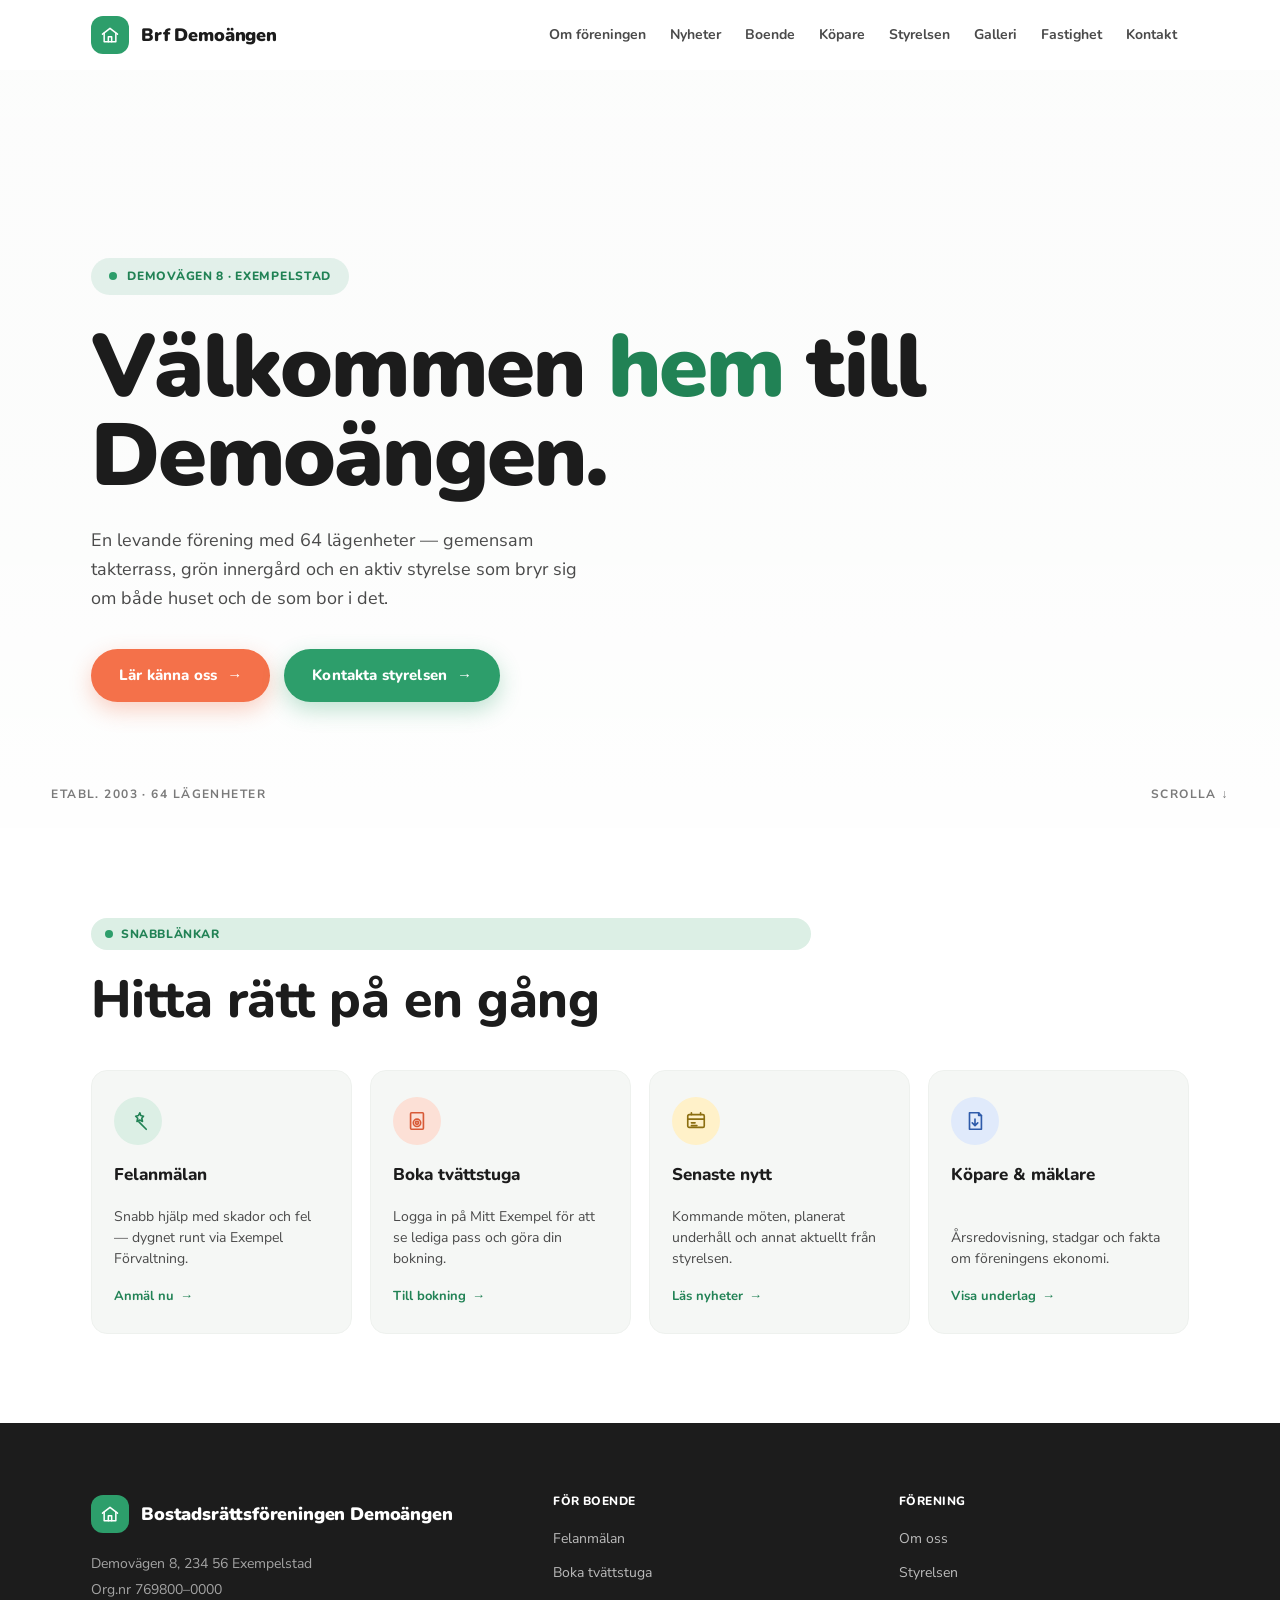
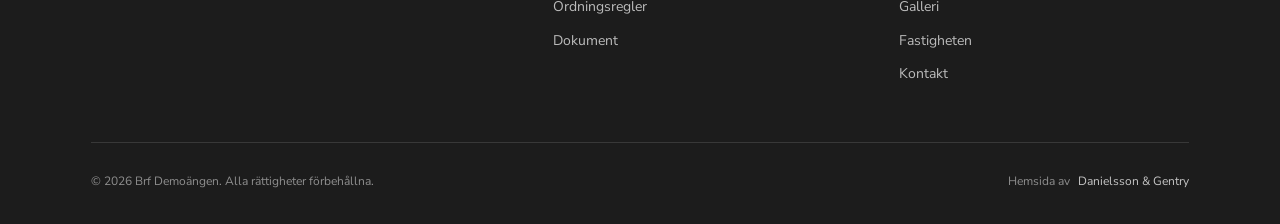
<file: index.html>
<!DOCTYPE html>
<html lang="sv">
<head>
<meta charset="UTF-8" />
<meta name="viewport" content="width=device-width, initial-scale=1.0" />
<title>Bostadsrättsföreningen Demoängen</title>
<meta name="description" content="Bostadsrättsföreningen Demoängen — Demovägen 8, Exempelstad." />
<link rel="preconnect" href="https://fonts.googleapis.com" />
<link rel="preconnect" href="https://fonts.gstatic.com" crossorigin />
<link href="https://fonts.googleapis.com/css2?family=Nunito:wght@400;600;700;800;900&family=Nunito+Sans:wght@300;400;600;700&display=swap" rel="stylesheet" />
<link rel="stylesheet" href="styles.css" />
</head>
<body>

<nav class="nav" id="nav" aria-label="Huvudmeny">
  <div class="nav-inner">
    <a href="index.html" class="brand" aria-label="Brf Demoängen — hem">
      <span class="brand-mark"><svg viewBox="0 0 24 24" fill="none" stroke="currentColor" stroke-width="1.8" stroke-linecap="round" stroke-linejoin="round" aria-hidden="true"><path d="M3 11l9-7 9 7"/><path d="M5 10v10h14V10"/><path d="M10 20v-6h4v6"/></svg></span>
      <span>Brf Demoängen</span>
    </a>
    <ul class="nav-links" id="navLinks">
      <li><a href="om.html" data-nav>Om föreningen</a></li>
      <li><a href="nyheter.html" data-nav>Nyheter</a></li>
      <li><a href="boende.html" data-nav>Boende</a></li>
      <li><a href="kopare.html" data-nav>Köpare</a></li>
      <li><a href="styrelsen.html" data-nav>Styrelsen</a></li>
      <li><a href="galleri.html" data-nav>Galleri</a></li>
      <li><a href="fastighet.html" data-nav>Fastighet</a></li>
      <li><a href="kontakt.html" data-nav>Kontakt</a></li>
    </ul>
    <button class="nav-toggle" id="navToggle" aria-label="Öppna meny" aria-expanded="false"><span></span></button>
  </div>
</nav>

<header class="hero">
  <div class="hero-img" role="img" aria-label="Föreningens fastighet"></div>
  <div class="hero-overlay"></div>
  <div class="hero-content">
    <span class="hero-eyebrow">Demovägen 8 · Exempelstad</span>
    <h1>Välkommen <em>hem</em> till Demoängen.</h1>
    <p class="hero-tagline">En levande förening med 64 lägenheter — gemensam takterrass, grön innergård och en aktiv styrelse som bryr sig om både huset och de som bor i det.</p>
    <div class="hero-actions">
      <a href="om.html" class="btn">Lär känna oss</a>
      <a href="kontakt.html" class="btn btn-secondary">Kontakta styrelsen</a>
    </div>
  </div>
  <div class="hero-meta">
    <span>Etabl. 2003 · 64 lägenheter</span>
    <span>Scrolla ↓</span>
  </div>
</header>

<section class="quicklinks">
  <div class="container">
    <div class="section-head reveal" style="margin-bottom: 40px;">
      <span class="eyebrow">Snabblänkar</span>
      <h2>Hitta rätt på en gång</h2>
    </div>
    <div class="quicklinks-grid">
      <a href="boende.html" class="quick-card reveal">
        <div class="quick-icon">
          <svg viewBox="0 0 24 24" fill="none" stroke="currentColor" stroke-width="1.8" stroke-linecap="round" stroke-linejoin="round"><path d="M14 3l-1.5 3-3 .8 2.2 2.2-.8 3.5 3-1.5 3 1.5-.8-3.5L18 6.8 15 6l-1-3z"/><path d="M13 13l8 8"/></svg>
        </div>
        <div class="quick-title">Felanmälan</div>
        <div class="quick-desc">Snabb hjälp med skador och fel — dygnet runt via Exempel Förvaltning.</div>
        <span class="quick-link">Anmäl nu</span>
      </a>
      <a href="boende.html" class="quick-card reveal delay-1">
        <div class="quick-icon">
          <svg viewBox="0 0 24 24" fill="none" stroke="currentColor" stroke-width="1.8" stroke-linecap="round" stroke-linejoin="round"><rect x="5" y="3" width="14" height="18" rx="1"/><circle cx="12" cy="14" r="4"/><circle cx="12" cy="14" r="1.6"/></svg>
        </div>
        <div class="quick-title">Boka tvättstuga</div>
        <div class="quick-desc">Logga in på Mitt Exempel för att se lediga pass och göra din bokning.</div>
        <span class="quick-link">Till bokning</span>
      </a>
      <a href="nyheter.html" class="quick-card reveal delay-2">
        <div class="quick-icon">
          <svg viewBox="0 0 24 24" fill="none" stroke="currentColor" stroke-width="1.8" stroke-linecap="round" stroke-linejoin="round"><rect x="3" y="5" width="18" height="14" rx="1.5"/><path d="M3 10h18"/><path d="M7 5V3M17 5V3"/><path d="M7 14h4M7 17h6"/></svg>
        </div>
        <div class="quick-title">Senaste nytt</div>
        <div class="quick-desc">Kommande möten, planerat underhåll och annat aktuellt från styrelsen.</div>
        <span class="quick-link">Läs nyheter</span>
      </a>
      <a href="kopare.html" class="quick-card reveal delay-3">
        <div class="quick-icon">
          <svg viewBox="0 0 24 24" fill="none" stroke="currentColor" stroke-width="1.8" stroke-linecap="round" stroke-linejoin="round"><path d="M6 3h10l3 3v15H6z"/><path d="M16 3v3h3"/><path d="M12 10v7M9 14l3 3 3-3"/></svg>
        </div>
        <div class="quick-title">Köpare &amp; mäklare</div>
        <div class="quick-desc">Årsredovisning, stadgar och fakta om föreningens ekonomi.</div>
        <span class="quick-link">Visa underlag</span>
      </a>
    </div>
  </div>
</section>

<footer>
  <div class="container">
    <div class="footer-grid">
      <div class="footer-brand">
        <div class="brand">
          <span class="brand-mark"><svg viewBox="0 0 24 24" fill="none" stroke="currentColor" stroke-width="1.8" stroke-linecap="round" stroke-linejoin="round" aria-hidden="true"><path d="M3 11l9-7 9 7"/><path d="M5 10v10h14V10"/><path d="M10 20v-6h4v6"/></svg></span>
          <span>Bostadsrättsföreningen Demoängen</span>
        </div>
        <p>Demovägen 8, 234 56 Exempelstad<br/>Org.nr 769800–0000</p>
      </div>
      <div class="footer-col">
        <h4>För boende</h4>
        <ul>
          <li><a href="boende.html">Felanmälan</a></li>
          <li><a href="boende.html">Boka tvättstuga</a></li>
          <li><a href="boende.html">Ordningsregler</a></li>
          <li><a href="boende.html">Dokument</a></li>
        </ul>
      </div>
      <div class="footer-col">
        <h4>Förening</h4>
        <ul>
          <li><a href="om.html">Om oss</a></li>
          <li><a href="styrelsen.html">Styrelsen</a></li>
          <li><a href="galleri.html">Galleri</a></li>
          <li><a href="fastighet.html">Fastigheten</a></li>
          <li><a href="kontakt.html">Kontakt</a></li>
        </ul>
      </div>
    </div>
    <div class="footer-bottom">
      <span>© <span id="year"></span> Brf Demoängen. Alla rättigheter förbehållna.</span>
      <span class="built">Hemsida av <a href="https://danielssongentry.se" target="_blank" rel="noopener">Danielsson &amp; Gentry</a></span>
    </div>
  </div>
</footer>

<script src="script.js"></script>
</body>
</html>
</file>
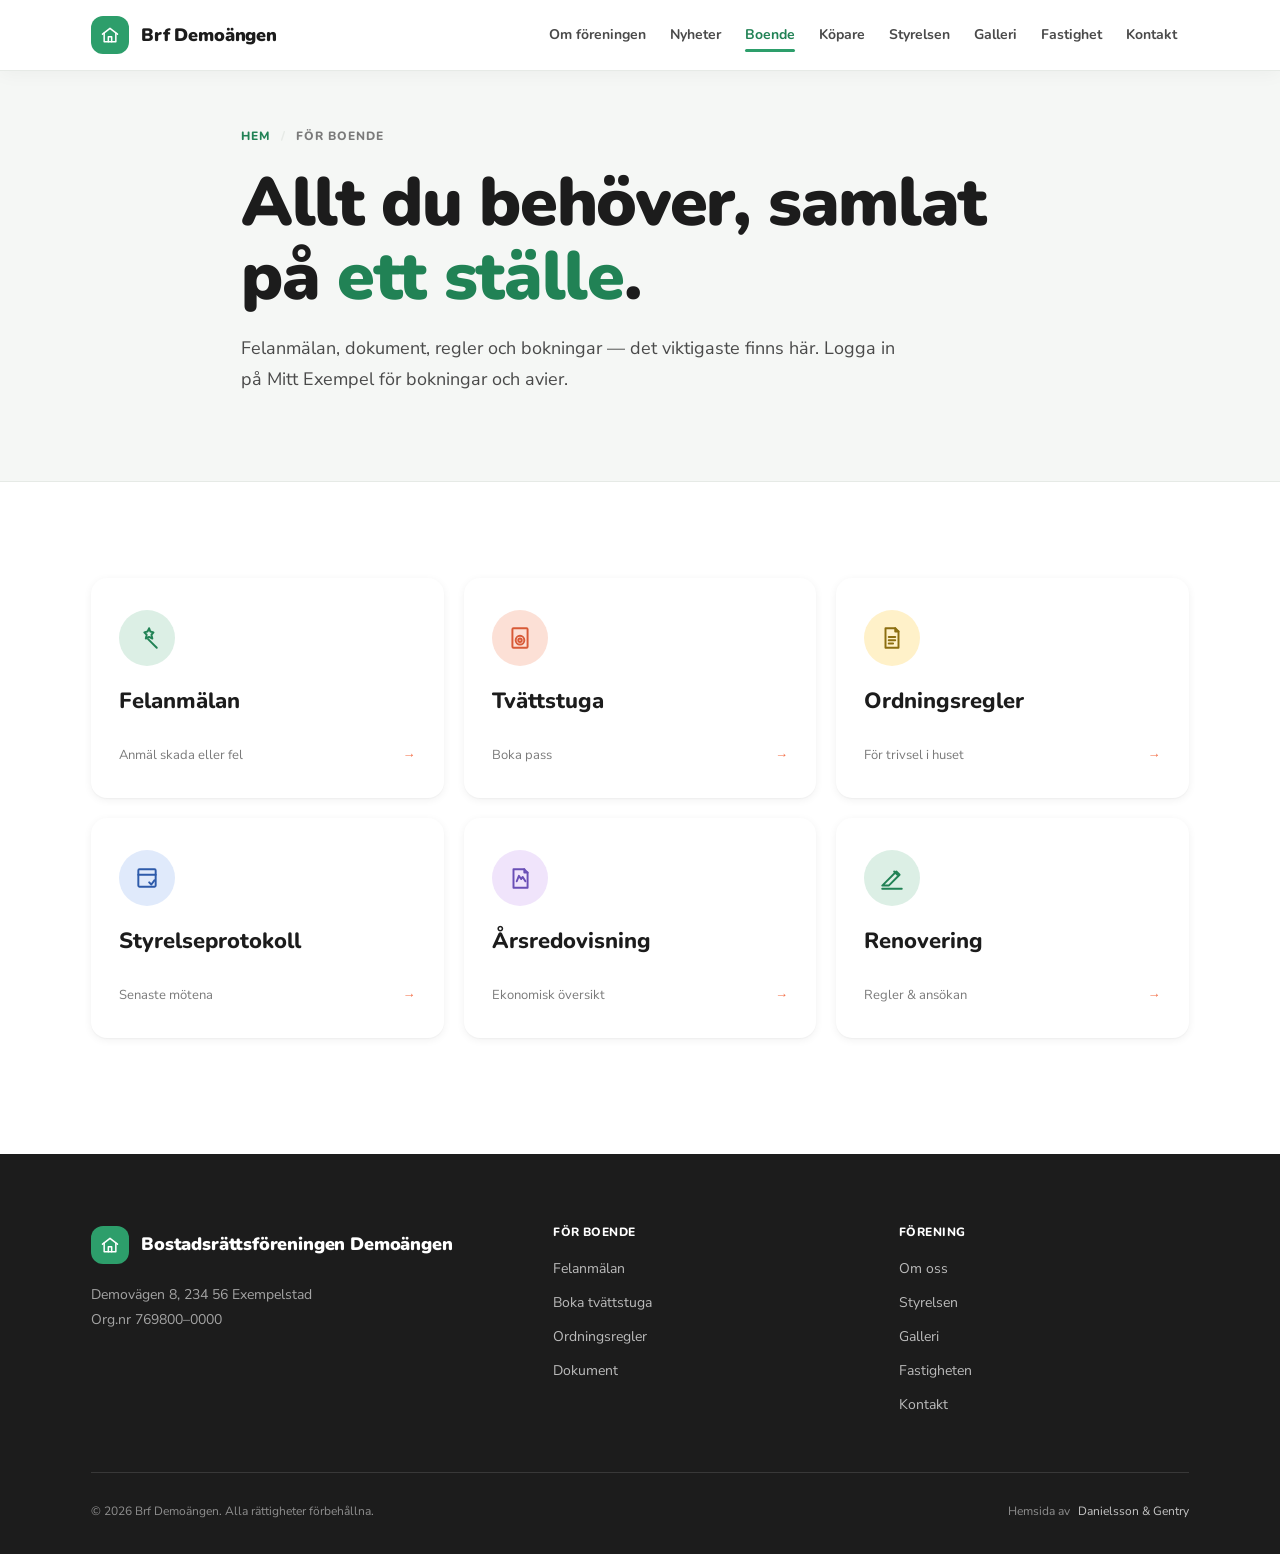
<file: boende.html>
<!DOCTYPE html>
<html lang="sv">
<head>
<meta charset="UTF-8" />
<meta name="viewport" content="width=device-width, initial-scale=1.0" />
<title>För boende — Brf Demoängen</title>
<meta name="description" content="Felanmälan, dokument och bokningar för dig som bor i Brf Demoängen." />
<link rel="preconnect" href="https://fonts.googleapis.com" />
<link rel="preconnect" href="https://fonts.gstatic.com" crossorigin />
<link href="https://fonts.googleapis.com/css2?family=Nunito:wght@400;600;700;800;900&family=Nunito+Sans:wght@300;400;600;700&display=swap" rel="stylesheet" />
<link rel="stylesheet" href="styles.css" />
</head>
<body class="subpage">

<nav class="nav" id="nav" aria-label="Huvudmeny">
  <div class="nav-inner">
    <a href="index.html" class="brand" aria-label="Brf Demoängen — hem">
      <span class="brand-mark"><svg viewBox="0 0 24 24" fill="none" stroke="currentColor" stroke-width="1.8" stroke-linecap="round" stroke-linejoin="round" aria-hidden="true"><path d="M3 11l9-7 9 7"/><path d="M5 10v10h14V10"/><path d="M10 20v-6h4v6"/></svg></span>
      <span>Brf Demoängen</span>
    </a>
    <ul class="nav-links" id="navLinks">
      <li><a href="om.html" data-nav>Om föreningen</a></li>
      <li><a href="nyheter.html" data-nav>Nyheter</a></li>
      <li><a href="boende.html" data-nav>Boende</a></li>
      <li><a href="kopare.html" data-nav>Köpare</a></li>
      <li><a href="styrelsen.html" data-nav>Styrelsen</a></li>
      <li><a href="galleri.html" data-nav>Galleri</a></li>
      <li><a href="fastighet.html" data-nav>Fastighet</a></li>
      <li><a href="kontakt.html" data-nav>Kontakt</a></li>
    </ul>
    <button class="nav-toggle" id="navToggle" aria-label="Öppna meny" aria-expanded="false"><span></span></button>
  </div>
</nav>

<header class="page-header">
  <div class="container">
    <span class="crumb"><a href="index.html">Hem</a><span class="sep">/</span><span>För boende</span></span>
    <h1>Allt du behöver, samlat på <em>ett ställe</em>.</h1>
    <p class="lede">Felanmälan, dokument, regler och bokningar — det viktigaste finns här. Logga in på Mitt Exempel för bokningar och avier.</p>
  </div>
</header>

<section class="first">
  <div class="container">
    <div class="resident-grid reveal">
      <a href="#" class="resident-card">
        <div class="resident-icon">
          <svg viewBox="0 0 24 24" fill="none" stroke="currentColor" stroke-width="1.8" stroke-linecap="round" stroke-linejoin="round"><path d="M14 3l-1.5 3-3 .8 2.2 2.2-.8 3.5 3-1.5 3 1.5-.8-3.5L18 6.8 15 6l-1-3z"/><path d="M13 13l8 8"/></svg>
        </div>
        <div class="resident-label">Felanmälan</div>
        <div class="resident-meta"><span>Anmäl skada eller fel</span><span class="arrow">→</span></div>
      </a>
      <a href="#" class="resident-card">
        <div class="resident-icon">
          <svg viewBox="0 0 24 24" fill="none" stroke="currentColor" stroke-width="1.8" stroke-linecap="round" stroke-linejoin="round"><rect x="5" y="3" width="14" height="18" rx="1"/><circle cx="12" cy="14" r="4"/><circle cx="12" cy="14" r="1.6"/></svg>
        </div>
        <div class="resident-label">Tvättstuga</div>
        <div class="resident-meta"><span>Boka pass</span><span class="arrow">→</span></div>
      </a>
      <a href="#" class="resident-card">
        <div class="resident-icon">
          <svg viewBox="0 0 24 24" fill="none" stroke="currentColor" stroke-width="1.8" stroke-linecap="round" stroke-linejoin="round"><path d="M6 3h9l3 3v15H6z"/><path d="M15 3v3h3"/><path d="M9 11h6M9 14h6M9 17h4"/></svg>
        </div>
        <div class="resident-label">Ordningsregler</div>
        <div class="resident-meta"><span>För trivsel i huset</span><span class="arrow">→</span></div>
      </a>
      <a href="#" class="resident-card">
        <div class="resident-icon">
          <svg viewBox="0 0 24 24" fill="none" stroke="currentColor" stroke-width="1.8" stroke-linecap="round" stroke-linejoin="round"><rect x="4" y="4" width="16" height="16" rx="1"/><path d="M4 9h16"/><path d="M14 16l2 2 3-4"/></svg>
        </div>
        <div class="resident-label">Styrelseprotokoll</div>
        <div class="resident-meta"><span>Senaste mötena</span><span class="arrow">→</span></div>
      </a>
      <a href="#" class="resident-card">
        <div class="resident-icon">
          <svg viewBox="0 0 24 24" fill="none" stroke="currentColor" stroke-width="1.8" stroke-linecap="round" stroke-linejoin="round"><path d="M6 4h10l3 3v14H6z"/><path d="M16 4v3h3"/><path d="M9 15l2-5 2 3 1.5-2 2.5 4"/></svg>
        </div>
        <div class="resident-label">Årsredovisning</div>
        <div class="resident-meta"><span>Ekonomisk översikt</span><span class="arrow">→</span></div>
      </a>
      <a href="#" class="resident-card">
        <div class="resident-icon">
          <svg viewBox="0 0 24 24" fill="none" stroke="currentColor" stroke-width="1.8" stroke-linecap="round" stroke-linejoin="round"><path d="M3 19l3-3 10-10 3 3-10 10H3z"/><path d="M14 6l3 3"/><path d="M3 22h18"/></svg>
        </div>
        <div class="resident-label">Renovering</div>
        <div class="resident-meta"><span>Regler &amp; ansökan</span><span class="arrow">→</span></div>
      </a>
    </div>
  </div>
</section>

<footer>
  <div class="container">
    <div class="footer-grid">
      <div class="footer-brand">
        <div class="brand">
          <span class="brand-mark"><svg viewBox="0 0 24 24" fill="none" stroke="currentColor" stroke-width="1.8" stroke-linecap="round" stroke-linejoin="round" aria-hidden="true"><path d="M3 11l9-7 9 7"/><path d="M5 10v10h14V10"/><path d="M10 20v-6h4v6"/></svg></span>
          <span>Bostadsrättsföreningen Demoängen</span>
        </div>
        <p>Demovägen 8, 234 56 Exempelstad<br/>Org.nr 769800–0000</p>
      </div>
      <div class="footer-col">
        <h4>För boende</h4>
        <ul>
          <li><a href="boende.html">Felanmälan</a></li>
          <li><a href="boende.html">Boka tvättstuga</a></li>
          <li><a href="boende.html">Ordningsregler</a></li>
          <li><a href="boende.html">Dokument</a></li>
        </ul>
      </div>
      <div class="footer-col">
        <h4>Förening</h4>
        <ul>
          <li><a href="om.html">Om oss</a></li>
          <li><a href="styrelsen.html">Styrelsen</a></li>
          <li><a href="galleri.html">Galleri</a></li>
          <li><a href="fastighet.html">Fastigheten</a></li>
          <li><a href="kontakt.html">Kontakt</a></li>
        </ul>
      </div>
    </div>
    <div class="footer-bottom">
      <span>© <span id="year"></span> Brf Demoängen. Alla rättigheter förbehållna.</span>
      <span class="built">Hemsida av <a href="https://danielssongentry.se" target="_blank" rel="noopener">Danielsson &amp; Gentry</a></span>
    </div>
  </div>
</footer>

<script src="script.js"></script>
</body>
</html>
</file>
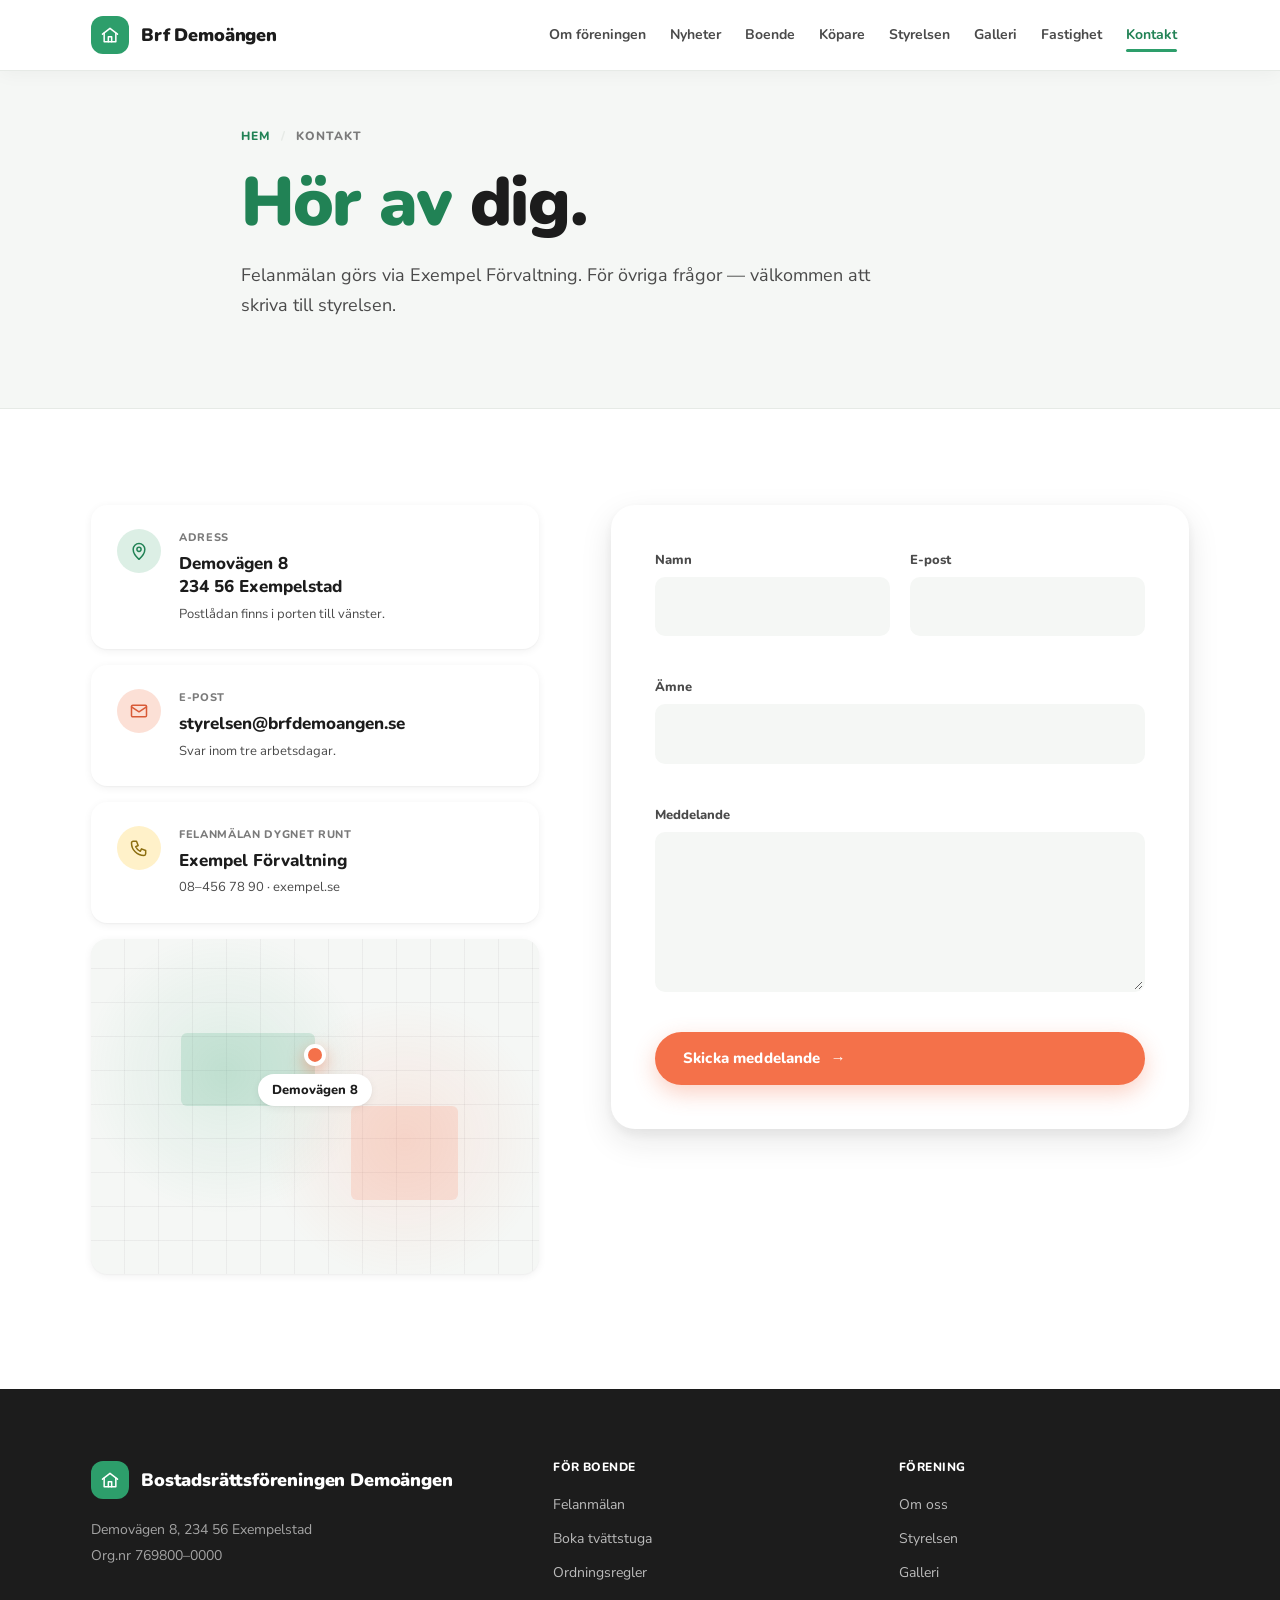
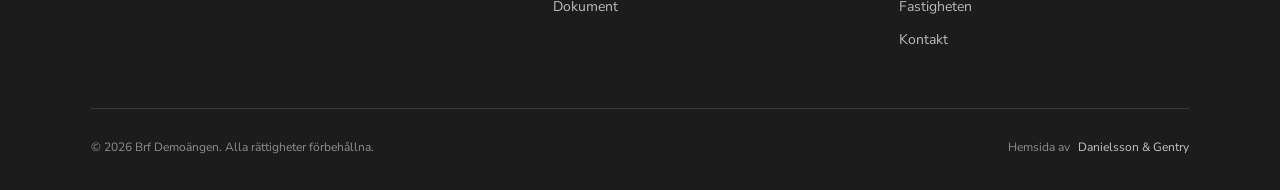
<file: kontakt.html>
<!DOCTYPE html>
<html lang="sv">
<head>
<meta charset="UTF-8" />
<meta name="viewport" content="width=device-width, initial-scale=1.0" />
<title>Kontakt — Brf Demoängen</title>
<meta name="description" content="Kontakta styrelsen i Brf Demoängen. Adress, e-post och kontaktformulär." />
<link rel="preconnect" href="https://fonts.googleapis.com" />
<link rel="preconnect" href="https://fonts.gstatic.com" crossorigin />
<link href="https://fonts.googleapis.com/css2?family=Nunito:wght@400;600;700;800;900&family=Nunito+Sans:wght@300;400;600;700&display=swap" rel="stylesheet" />
<link rel="stylesheet" href="styles.css" />
</head>
<body class="subpage">

<nav class="nav" id="nav" aria-label="Huvudmeny">
  <div class="nav-inner">
    <a href="index.html" class="brand" aria-label="Brf Demoängen — hem">
      <span class="brand-mark"><svg viewBox="0 0 24 24" fill="none" stroke="currentColor" stroke-width="1.8" stroke-linecap="round" stroke-linejoin="round" aria-hidden="true"><path d="M3 11l9-7 9 7"/><path d="M5 10v10h14V10"/><path d="M10 20v-6h4v6"/></svg></span>
      <span>Brf Demoängen</span>
    </a>
    <ul class="nav-links" id="navLinks">
      <li><a href="om.html" data-nav>Om föreningen</a></li>
      <li><a href="nyheter.html" data-nav>Nyheter</a></li>
      <li><a href="boende.html" data-nav>Boende</a></li>
      <li><a href="kopare.html" data-nav>Köpare</a></li>
      <li><a href="styrelsen.html" data-nav>Styrelsen</a></li>
      <li><a href="galleri.html" data-nav>Galleri</a></li>
      <li><a href="fastighet.html" data-nav>Fastighet</a></li>
      <li><a href="kontakt.html" data-nav>Kontakt</a></li>
    </ul>
    <button class="nav-toggle" id="navToggle" aria-label="Öppna meny" aria-expanded="false"><span></span></button>
  </div>
</nav>

<header class="page-header">
  <div class="container">
    <span class="crumb"><a href="index.html">Hem</a><span class="sep">/</span><span>Kontakt</span></span>
    <h1><em>Hör av</em> dig.</h1>
    <p class="lede">Felanmälan görs via Exempel Förvaltning. För övriga frågor — välkommen att skriva till styrelsen.</p>
  </div>
</header>

<section class="first">
  <div class="container">
    <div class="contact-grid">
      <div class="contact-info reveal">
        <div class="info-block">
          <div class="info-icon"><svg viewBox="0 0 24 24" fill="none" stroke="currentColor" stroke-width="1.8" stroke-linecap="round" stroke-linejoin="round"><path d="M12 22s-7-6-7-12a7 7 0 0 1 14 0c0 6-7 12-7 12z"/><circle cx="12" cy="10" r="2.5"/></svg></div>
          <div class="info-body">
            <div class="info-label">Adress</div>
            <div class="info-value">Demovägen 8<br/>234 56 Exempelstad</div>
            <div class="info-sub">Postlådan finns i porten till vänster.</div>
          </div>
        </div>
        <div class="info-block">
          <div class="info-icon"><svg viewBox="0 0 24 24" fill="none" stroke="currentColor" stroke-width="1.8" stroke-linecap="round" stroke-linejoin="round"><rect x="3" y="5" width="18" height="14" rx="1.5"/><path d="M3 7l9 6 9-6"/></svg></div>
          <div class="info-body">
            <div class="info-label">E-post</div>
            <div class="info-value"><a href="mailto:styrelsen@brfdemoangen.se">styrelsen@brfdemoangen.se</a></div>
            <div class="info-sub">Svar inom tre arbetsdagar.</div>
          </div>
        </div>
        <div class="info-block">
          <div class="info-icon"><svg viewBox="0 0 24 24" fill="none" stroke="currentColor" stroke-width="1.8" stroke-linecap="round" stroke-linejoin="round"><path d="M5 4h4l2 5-3 1.5a11 11 0 0 0 5.5 5.5L15 13l5 2v4a2 2 0 0 1-2 2A15 15 0 0 1 3 6a2 2 0 0 1 2-2z"/></svg></div>
          <div class="info-body">
            <div class="info-label">Felanmälan dygnet runt</div>
            <div class="info-value">Exempel Förvaltning</div>
            <div class="info-sub">08–456 78 90 · exempel.se</div>
          </div>
        </div>
        <div class="map" role="img" aria-label="Karta över Demovägen 8">
          <div class="map-pin">
            <div class="pin-dot"></div>
            <div class="pin-label">Demovägen 8</div>
          </div>
        </div>
      </div>

      <form class="contact-form reveal delay-1" id="contactForm" novalidate>
        <div class="form-row">
          <div class="field">
            <label for="f-name">Namn</label>
            <input id="f-name" name="name" type="text" autocomplete="name" required />
            <div class="err" data-err></div>
          </div>
          <div class="field">
            <label for="f-email">E-post</label>
            <input id="f-email" name="email" type="email" autocomplete="email" required />
            <div class="err" data-err></div>
          </div>
        </div>
        <div class="field">
          <label for="f-subject">Ämne</label>
          <input id="f-subject" name="subject" type="text" required />
          <div class="err" data-err></div>
        </div>
        <div class="field">
          <label for="f-message">Meddelande</label>
          <textarea id="f-message" name="message" rows="5" required></textarea>
          <div class="err" data-err></div>
        </div>
        <button type="submit" class="btn">Skicka meddelande</button>
        <div class="form-success" id="formSuccess">
          Tack för ditt meddelande. Styrelsen återkommer inom kort.
        </div>
      </form>
    </div>
  </div>
</section>

<footer>
  <div class="container">
    <div class="footer-grid">
      <div class="footer-brand">
        <div class="brand">
          <span class="brand-mark"><svg viewBox="0 0 24 24" fill="none" stroke="currentColor" stroke-width="1.8" stroke-linecap="round" stroke-linejoin="round" aria-hidden="true"><path d="M3 11l9-7 9 7"/><path d="M5 10v10h14V10"/><path d="M10 20v-6h4v6"/></svg></span>
          <span>Bostadsrättsföreningen Demoängen</span>
        </div>
        <p>Demovägen 8, 234 56 Exempelstad<br/>Org.nr 769800–0000</p>
      </div>
      <div class="footer-col">
        <h4>För boende</h4>
        <ul>
          <li><a href="boende.html">Felanmälan</a></li>
          <li><a href="boende.html">Boka tvättstuga</a></li>
          <li><a href="boende.html">Ordningsregler</a></li>
          <li><a href="boende.html">Dokument</a></li>
        </ul>
      </div>
      <div class="footer-col">
        <h4>Förening</h4>
        <ul>
          <li><a href="om.html">Om oss</a></li>
          <li><a href="styrelsen.html">Styrelsen</a></li>
          <li><a href="galleri.html">Galleri</a></li>
          <li><a href="fastighet.html">Fastigheten</a></li>
          <li><a href="kontakt.html">Kontakt</a></li>
        </ul>
      </div>
    </div>
    <div class="footer-bottom">
      <span>© <span id="year"></span> Brf Demoängen. Alla rättigheter förbehållna.</span>
      <span class="built">Hemsida av <a href="https://danielssongentry.se" target="_blank" rel="noopener">Danielsson &amp; Gentry</a></span>
    </div>
  </div>
</footer>

<script src="script.js"></script>
</body>
</html>
</file>
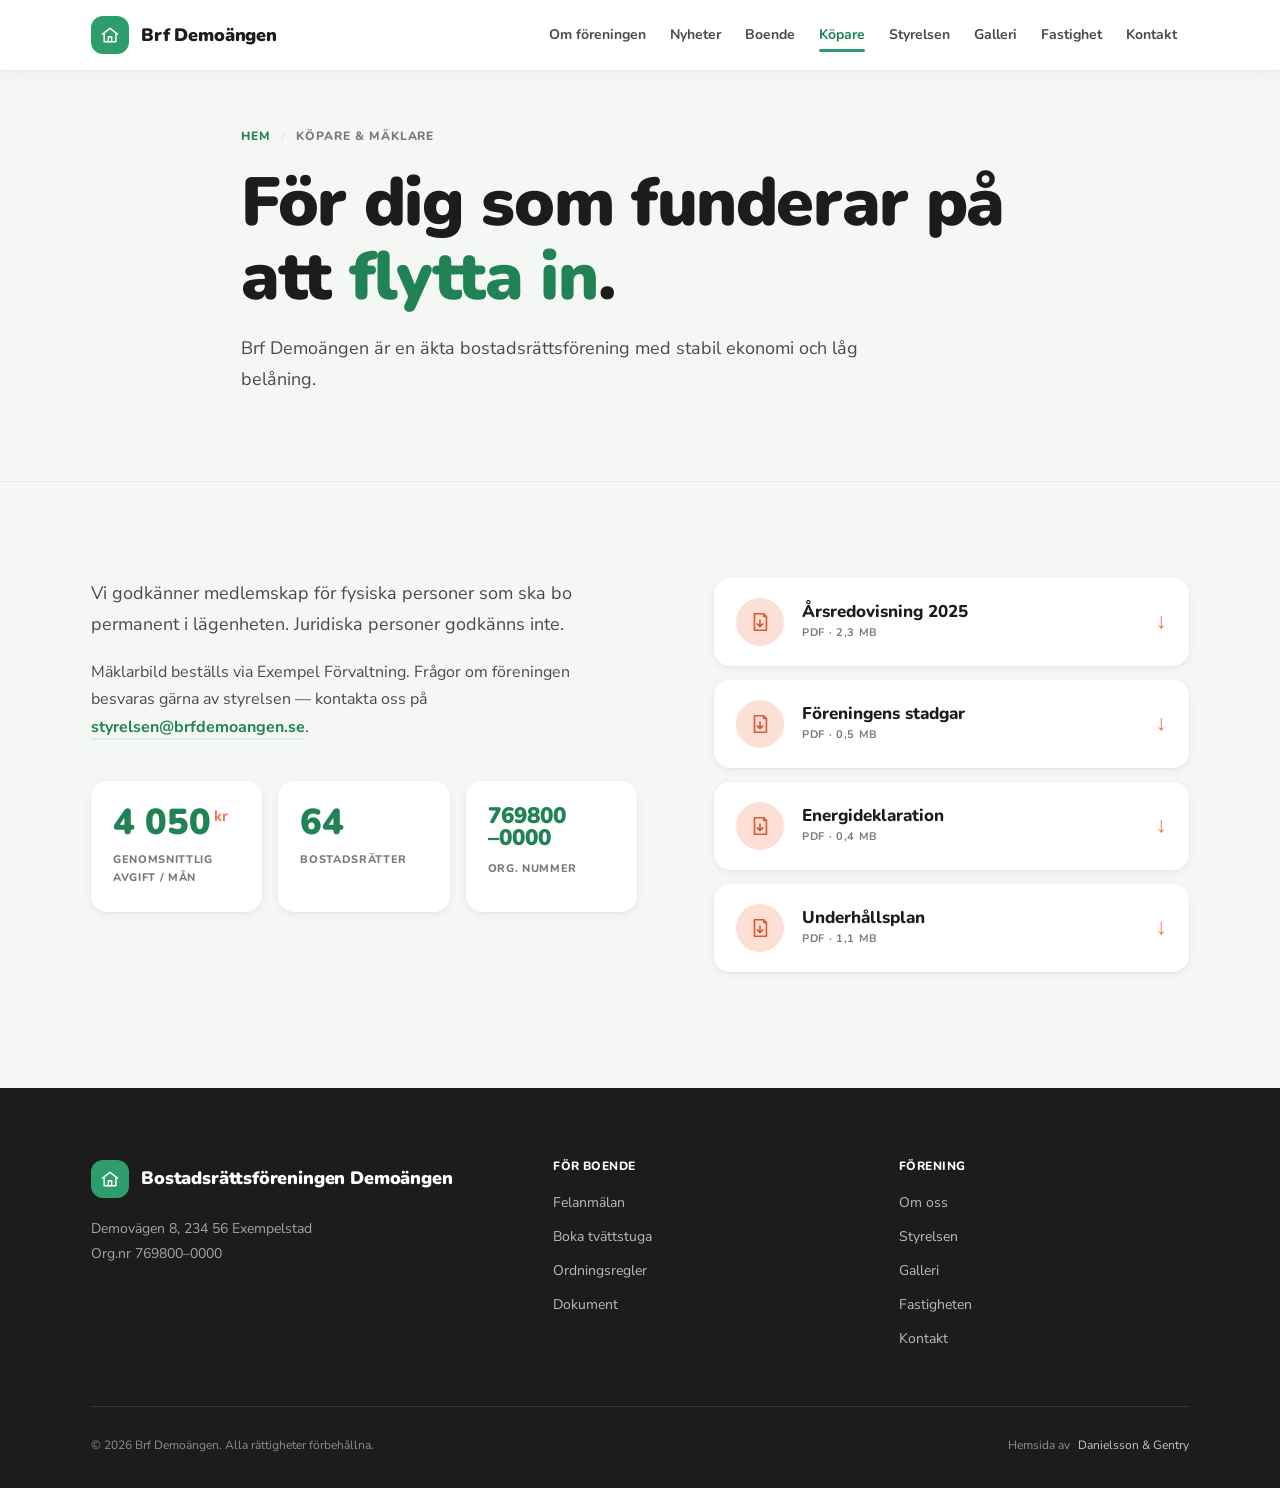
<file: kopare.html>
<!DOCTYPE html>
<html lang="sv">
<head>
<meta charset="UTF-8" />
<meta name="viewport" content="width=device-width, initial-scale=1.0" />
<title>Köpare &amp; mäklare — Brf Demoängen</title>
<meta name="description" content="Information för köpare och mäklare. Avgift, stadgar och ekonomi." />
<link rel="preconnect" href="https://fonts.googleapis.com" />
<link rel="preconnect" href="https://fonts.gstatic.com" crossorigin />
<link href="https://fonts.googleapis.com/css2?family=Nunito:wght@400;600;700;800;900&family=Nunito+Sans:wght@300;400;600;700&display=swap" rel="stylesheet" />
<link rel="stylesheet" href="styles.css" />
</head>
<body class="subpage">

<nav class="nav" id="nav" aria-label="Huvudmeny">
  <div class="nav-inner">
    <a href="index.html" class="brand" aria-label="Brf Demoängen — hem">
      <span class="brand-mark"><svg viewBox="0 0 24 24" fill="none" stroke="currentColor" stroke-width="1.8" stroke-linecap="round" stroke-linejoin="round" aria-hidden="true"><path d="M3 11l9-7 9 7"/><path d="M5 10v10h14V10"/><path d="M10 20v-6h4v6"/></svg></span>
      <span>Brf Demoängen</span>
    </a>
    <ul class="nav-links" id="navLinks">
      <li><a href="om.html" data-nav>Om föreningen</a></li>
      <li><a href="nyheter.html" data-nav>Nyheter</a></li>
      <li><a href="boende.html" data-nav>Boende</a></li>
      <li><a href="kopare.html" data-nav>Köpare</a></li>
      <li><a href="styrelsen.html" data-nav>Styrelsen</a></li>
      <li><a href="galleri.html" data-nav>Galleri</a></li>
      <li><a href="fastighet.html" data-nav>Fastighet</a></li>
      <li><a href="kontakt.html" data-nav>Kontakt</a></li>
    </ul>
    <button class="nav-toggle" id="navToggle" aria-label="Öppna meny" aria-expanded="false"><span></span></button>
  </div>
</nav>

<header class="page-header">
  <div class="container">
    <span class="crumb"><a href="index.html">Hem</a><span class="sep">/</span><span>Köpare &amp; mäklare</span></span>
    <h1>För dig som funderar på att <em>flytta in</em>.</h1>
    <p class="lede">Brf Demoängen är en äkta bostadsrättsförening med stabil ekonomi och låg belåning.</p>
  </div>
</header>

<section class="buyers section first alt">
  <div class="container">
    <div class="buyers-grid">
      <div class="reveal">
        <p class="lede">Vi godkänner medlemskap för fysiska personer som ska bo permanent i lägenheten. Juridiska personer godkänns inte.</p>
        <p style="margin-top:20px; color: var(--ink-soft);">Mäklarbild beställs via Exempel Förvaltning. Frågor om föreningen besvaras gärna av styrelsen — kontakta oss på <a href="mailto:styrelsen@brfdemoangen.se" style="color: var(--green-deep); border-bottom: 2px solid var(--green-soft); font-weight: 700;">styrelsen@brfdemoangen.se</a>.</p>

        <div class="buyers-stats">
          <div class="stat">
            <div class="stat-value">4 050<sup>kr</sup></div>
            <div class="stat-label">Genomsnittlig avgift / mån</div>
          </div>
          <div class="stat">
            <div class="stat-value">64</div>
            <div class="stat-label">Bostadsrätter</div>
          </div>
          <div class="stat">
            <div class="stat-value" style="font-size:1.4rem;">769800<br/>–0000</div>
            <div class="stat-label">Org. nummer</div>
          </div>
        </div>
      </div>
      <div class="reveal delay-1">
        <div class="downloads">
          <a href="#" class="download">
            <div class="download-icon">
              <svg viewBox="0 0 24 24" fill="none" stroke="currentColor" stroke-width="1.8" stroke-linecap="round" stroke-linejoin="round"><path d="M6 3h10l3 3v15H6z"/><path d="M16 3v3h3"/><path d="M12 10v7M9 14l3 3 3-3"/></svg>
            </div>
            <div class="download-body">
              <div class="download-title">Årsredovisning 2025</div>
              <div class="download-meta">PDF · 2,3 MB</div>
            </div>
            <span class="download-arrow">↓</span>
          </a>
          <a href="#" class="download">
            <div class="download-icon">
              <svg viewBox="0 0 24 24" fill="none" stroke="currentColor" stroke-width="1.8" stroke-linecap="round" stroke-linejoin="round"><path d="M6 3h10l3 3v15H6z"/><path d="M16 3v3h3"/><path d="M12 10v7M9 14l3 3 3-3"/></svg>
            </div>
            <div class="download-body">
              <div class="download-title">Föreningens stadgar</div>
              <div class="download-meta">PDF · 0,5 MB</div>
            </div>
            <span class="download-arrow">↓</span>
          </a>
          <a href="#" class="download">
            <div class="download-icon">
              <svg viewBox="0 0 24 24" fill="none" stroke="currentColor" stroke-width="1.8" stroke-linecap="round" stroke-linejoin="round"><path d="M6 3h10l3 3v15H6z"/><path d="M16 3v3h3"/><path d="M12 10v7M9 14l3 3 3-3"/></svg>
            </div>
            <div class="download-body">
              <div class="download-title">Energideklaration</div>
              <div class="download-meta">PDF · 0,4 MB</div>
            </div>
            <span class="download-arrow">↓</span>
          </a>
          <a href="#" class="download">
            <div class="download-icon">
              <svg viewBox="0 0 24 24" fill="none" stroke="currentColor" stroke-width="1.8" stroke-linecap="round" stroke-linejoin="round"><path d="M6 3h10l3 3v15H6z"/><path d="M16 3v3h3"/><path d="M12 10v7M9 14l3 3 3-3"/></svg>
            </div>
            <div class="download-body">
              <div class="download-title">Underhållsplan</div>
              <div class="download-meta">PDF · 1,1 MB</div>
            </div>
            <span class="download-arrow">↓</span>
          </a>
        </div>
      </div>
    </div>
  </div>
</section>

<footer>
  <div class="container">
    <div class="footer-grid">
      <div class="footer-brand">
        <div class="brand">
          <span class="brand-mark"><svg viewBox="0 0 24 24" fill="none" stroke="currentColor" stroke-width="1.8" stroke-linecap="round" stroke-linejoin="round" aria-hidden="true"><path d="M3 11l9-7 9 7"/><path d="M5 10v10h14V10"/><path d="M10 20v-6h4v6"/></svg></span>
          <span>Bostadsrättsföreningen Demoängen</span>
        </div>
        <p>Demovägen 8, 234 56 Exempelstad<br/>Org.nr 769800–0000</p>
      </div>
      <div class="footer-col">
        <h4>För boende</h4>
        <ul>
          <li><a href="boende.html">Felanmälan</a></li>
          <li><a href="boende.html">Boka tvättstuga</a></li>
          <li><a href="boende.html">Ordningsregler</a></li>
          <li><a href="boende.html">Dokument</a></li>
        </ul>
      </div>
      <div class="footer-col">
        <h4>Förening</h4>
        <ul>
          <li><a href="om.html">Om oss</a></li>
          <li><a href="styrelsen.html">Styrelsen</a></li>
          <li><a href="galleri.html">Galleri</a></li>
          <li><a href="fastighet.html">Fastigheten</a></li>
          <li><a href="kontakt.html">Kontakt</a></li>
        </ul>
      </div>
    </div>
    <div class="footer-bottom">
      <span>© <span id="year"></span> Brf Demoängen. Alla rättigheter förbehållna.</span>
      <span class="built">Hemsida av <a href="https://danielssongentry.se" target="_blank" rel="noopener">Danielsson &amp; Gentry</a></span>
    </div>
  </div>
</footer>

<script src="script.js"></script>
</body>
</html>
</file>
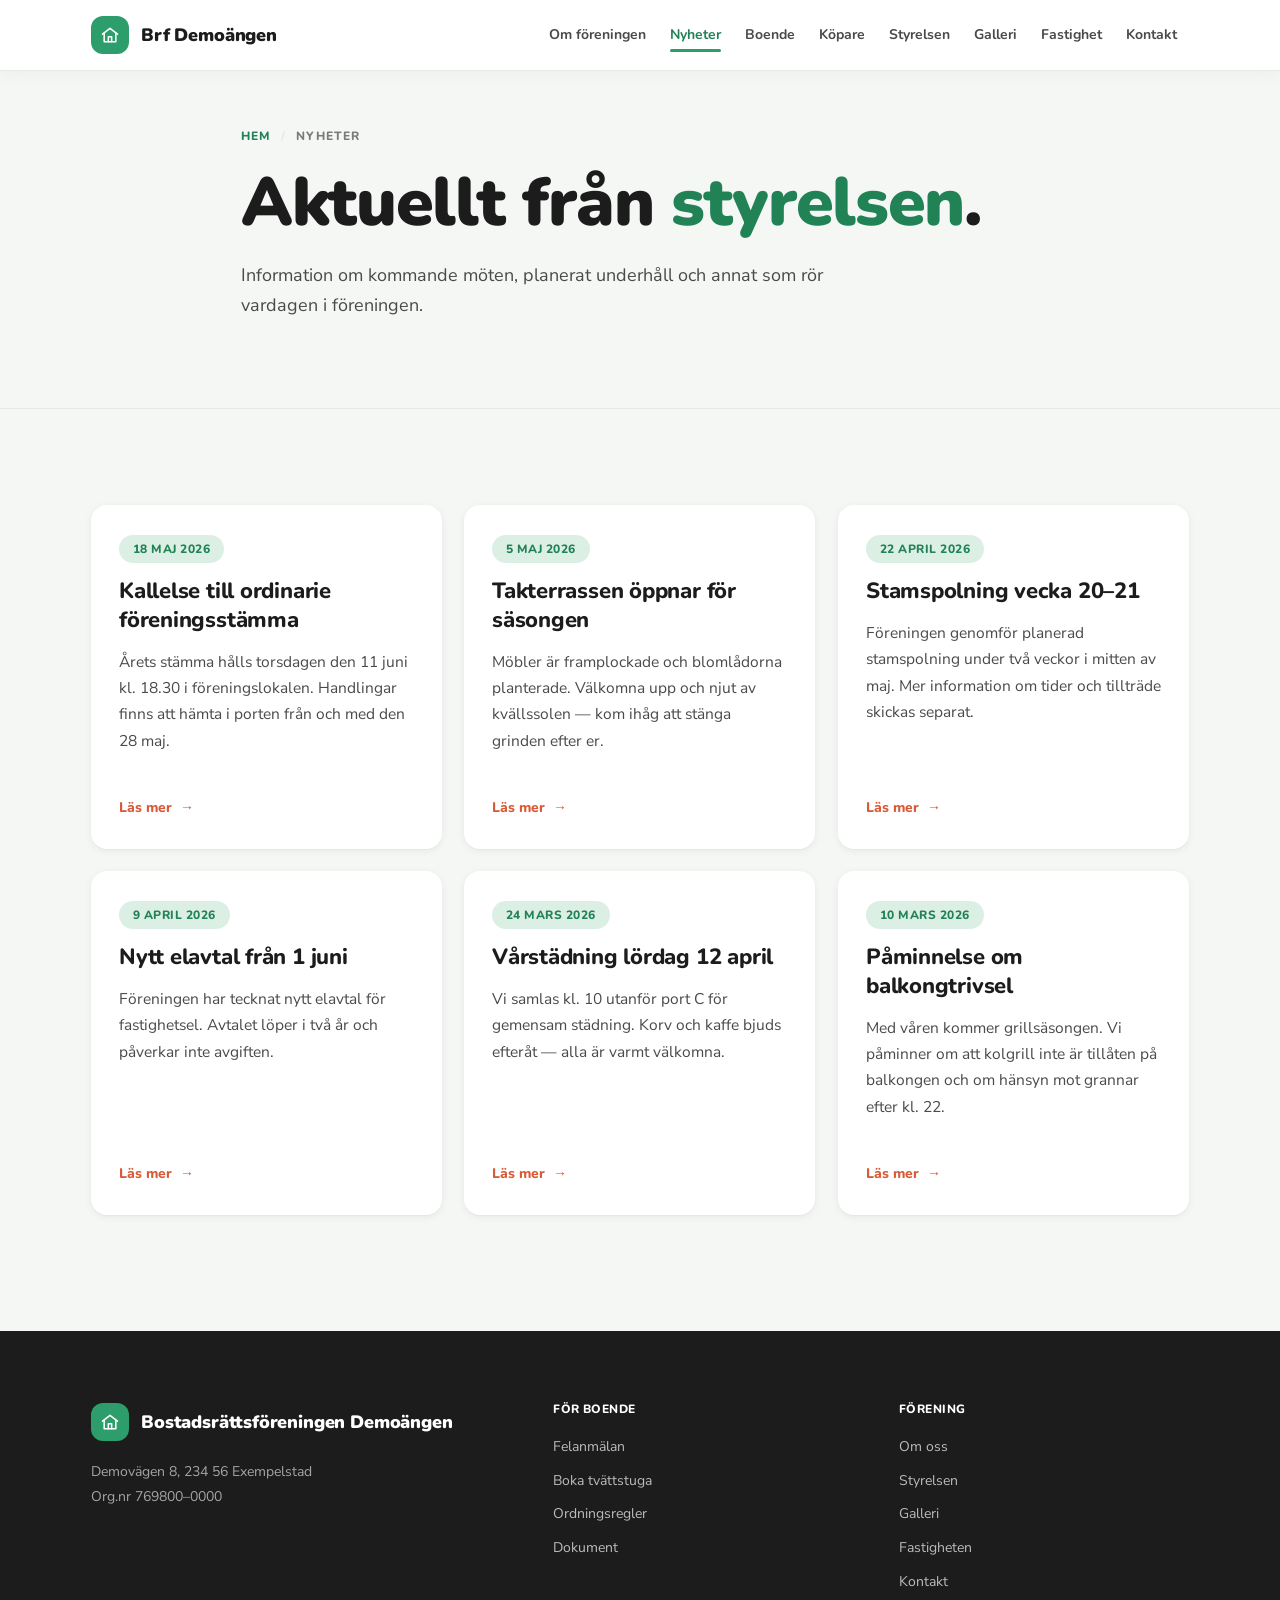
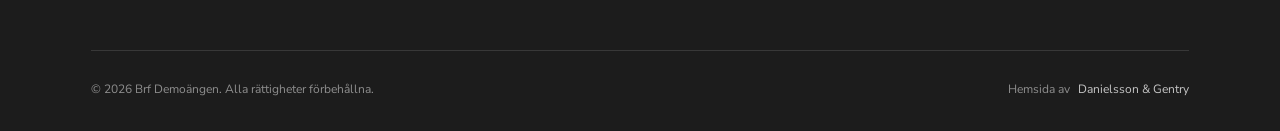
<file: nyheter.html>
<!DOCTYPE html>
<html lang="sv">
<head>
<meta charset="UTF-8" />
<meta name="viewport" content="width=device-width, initial-scale=1.0" />
<title>Nyheter — Brf Demoängen</title>
<meta name="description" content="Aktuell information från styrelsen i Brf Demoängen." />
<link rel="preconnect" href="https://fonts.googleapis.com" />
<link rel="preconnect" href="https://fonts.gstatic.com" crossorigin />
<link href="https://fonts.googleapis.com/css2?family=Nunito:wght@400;600;700;800;900&family=Nunito+Sans:wght@300;400;600;700&display=swap" rel="stylesheet" />
<link rel="stylesheet" href="styles.css" />
</head>
<body class="subpage">

<nav class="nav" id="nav" aria-label="Huvudmeny">
  <div class="nav-inner">
    <a href="index.html" class="brand" aria-label="Brf Demoängen — hem">
      <span class="brand-mark"><svg viewBox="0 0 24 24" fill="none" stroke="currentColor" stroke-width="1.8" stroke-linecap="round" stroke-linejoin="round" aria-hidden="true"><path d="M3 11l9-7 9 7"/><path d="M5 10v10h14V10"/><path d="M10 20v-6h4v6"/></svg></span>
      <span>Brf Demoängen</span>
    </a>
    <ul class="nav-links" id="navLinks">
      <li><a href="om.html" data-nav>Om föreningen</a></li>
      <li><a href="nyheter.html" data-nav>Nyheter</a></li>
      <li><a href="boende.html" data-nav>Boende</a></li>
      <li><a href="kopare.html" data-nav>Köpare</a></li>
      <li><a href="styrelsen.html" data-nav>Styrelsen</a></li>
      <li><a href="galleri.html" data-nav>Galleri</a></li>
      <li><a href="fastighet.html" data-nav>Fastighet</a></li>
      <li><a href="kontakt.html" data-nav>Kontakt</a></li>
    </ul>
    <button class="nav-toggle" id="navToggle" aria-label="Öppna meny" aria-expanded="false"><span></span></button>
  </div>
</nav>

<header class="page-header">
  <div class="container">
    <span class="crumb"><a href="index.html">Hem</a><span class="sep">/</span><span>Nyheter</span></span>
    <h1>Aktuellt från <em>styrelsen</em>.</h1>
    <p class="lede">Information om kommande möten, planerat underhåll och annat som rör vardagen i föreningen.</p>
  </div>
</header>

<section class="first alt">
  <div class="container">
    <div class="news-grid">
      <article class="news-card reveal">
        <span class="news-date">18 maj 2026</span>
        <h3>Kallelse till ordinarie föreningsstämma</h3>
        <p>Årets stämma hålls torsdagen den 11 juni kl. 18.30 i föreningslokalen. Handlingar finns att hämta i porten från och med den 28 maj.</p>
        <a href="#" class="news-link">Läs mer</a>
      </article>
      <article class="news-card reveal delay-1">
        <span class="news-date">5 maj 2026</span>
        <h3>Takterrassen öppnar för säsongen</h3>
        <p>Möbler är framplockade och blomlådorna planterade. Välkomna upp och njut av kvällssolen — kom ihåg att stänga grinden efter er.</p>
        <a href="#" class="news-link">Läs mer</a>
      </article>
      <article class="news-card reveal delay-2">
        <span class="news-date">22 april 2026</span>
        <h3>Stamspolning vecka 20–21</h3>
        <p>Föreningen genomför planerad stamspolning under två veckor i mitten av maj. Mer information om tider och tillträde skickas separat.</p>
        <a href="#" class="news-link">Läs mer</a>
      </article>
      <article class="news-card reveal">
        <span class="news-date">9 april 2026</span>
        <h3>Nytt elavtal från 1 juni</h3>
        <p>Föreningen har tecknat nytt elavtal för fastighetsel. Avtalet löper i två år och påverkar inte avgiften.</p>
        <a href="#" class="news-link">Läs mer</a>
      </article>
      <article class="news-card reveal delay-1">
        <span class="news-date">24 mars 2026</span>
        <h3>Vårstädning lördag 12 april</h3>
        <p>Vi samlas kl. 10 utanför port C för gemensam städning. Korv och kaffe bjuds efteråt — alla är varmt välkomna.</p>
        <a href="#" class="news-link">Läs mer</a>
      </article>
      <article class="news-card reveal delay-2">
        <span class="news-date">10 mars 2026</span>
        <h3>Påminnelse om balkongtrivsel</h3>
        <p>Med våren kommer grillsäsongen. Vi påminner om att kolgrill inte är tillåten på balkongen och om hänsyn mot grannar efter kl. 22.</p>
        <a href="#" class="news-link">Läs mer</a>
      </article>
    </div>
  </div>
</section>

<footer>
  <div class="container">
    <div class="footer-grid">
      <div class="footer-brand">
        <div class="brand">
          <span class="brand-mark"><svg viewBox="0 0 24 24" fill="none" stroke="currentColor" stroke-width="1.8" stroke-linecap="round" stroke-linejoin="round" aria-hidden="true"><path d="M3 11l9-7 9 7"/><path d="M5 10v10h14V10"/><path d="M10 20v-6h4v6"/></svg></span>
          <span>Bostadsrättsföreningen Demoängen</span>
        </div>
        <p>Demovägen 8, 234 56 Exempelstad<br/>Org.nr 769800–0000</p>
      </div>
      <div class="footer-col">
        <h4>För boende</h4>
        <ul>
          <li><a href="boende.html">Felanmälan</a></li>
          <li><a href="boende.html">Boka tvättstuga</a></li>
          <li><a href="boende.html">Ordningsregler</a></li>
          <li><a href="boende.html">Dokument</a></li>
        </ul>
      </div>
      <div class="footer-col">
        <h4>Förening</h4>
        <ul>
          <li><a href="om.html">Om oss</a></li>
          <li><a href="styrelsen.html">Styrelsen</a></li>
          <li><a href="galleri.html">Galleri</a></li>
          <li><a href="fastighet.html">Fastigheten</a></li>
          <li><a href="kontakt.html">Kontakt</a></li>
        </ul>
      </div>
    </div>
    <div class="footer-bottom">
      <span>© <span id="year"></span> Brf Demoängen. Alla rättigheter förbehållna.</span>
      <span class="built">Hemsida av <a href="https://danielssongentry.se" target="_blank" rel="noopener">Danielsson &amp; Gentry</a></span>
    </div>
  </div>
</footer>

<script src="script.js"></script>
</body>
</html>
</file>
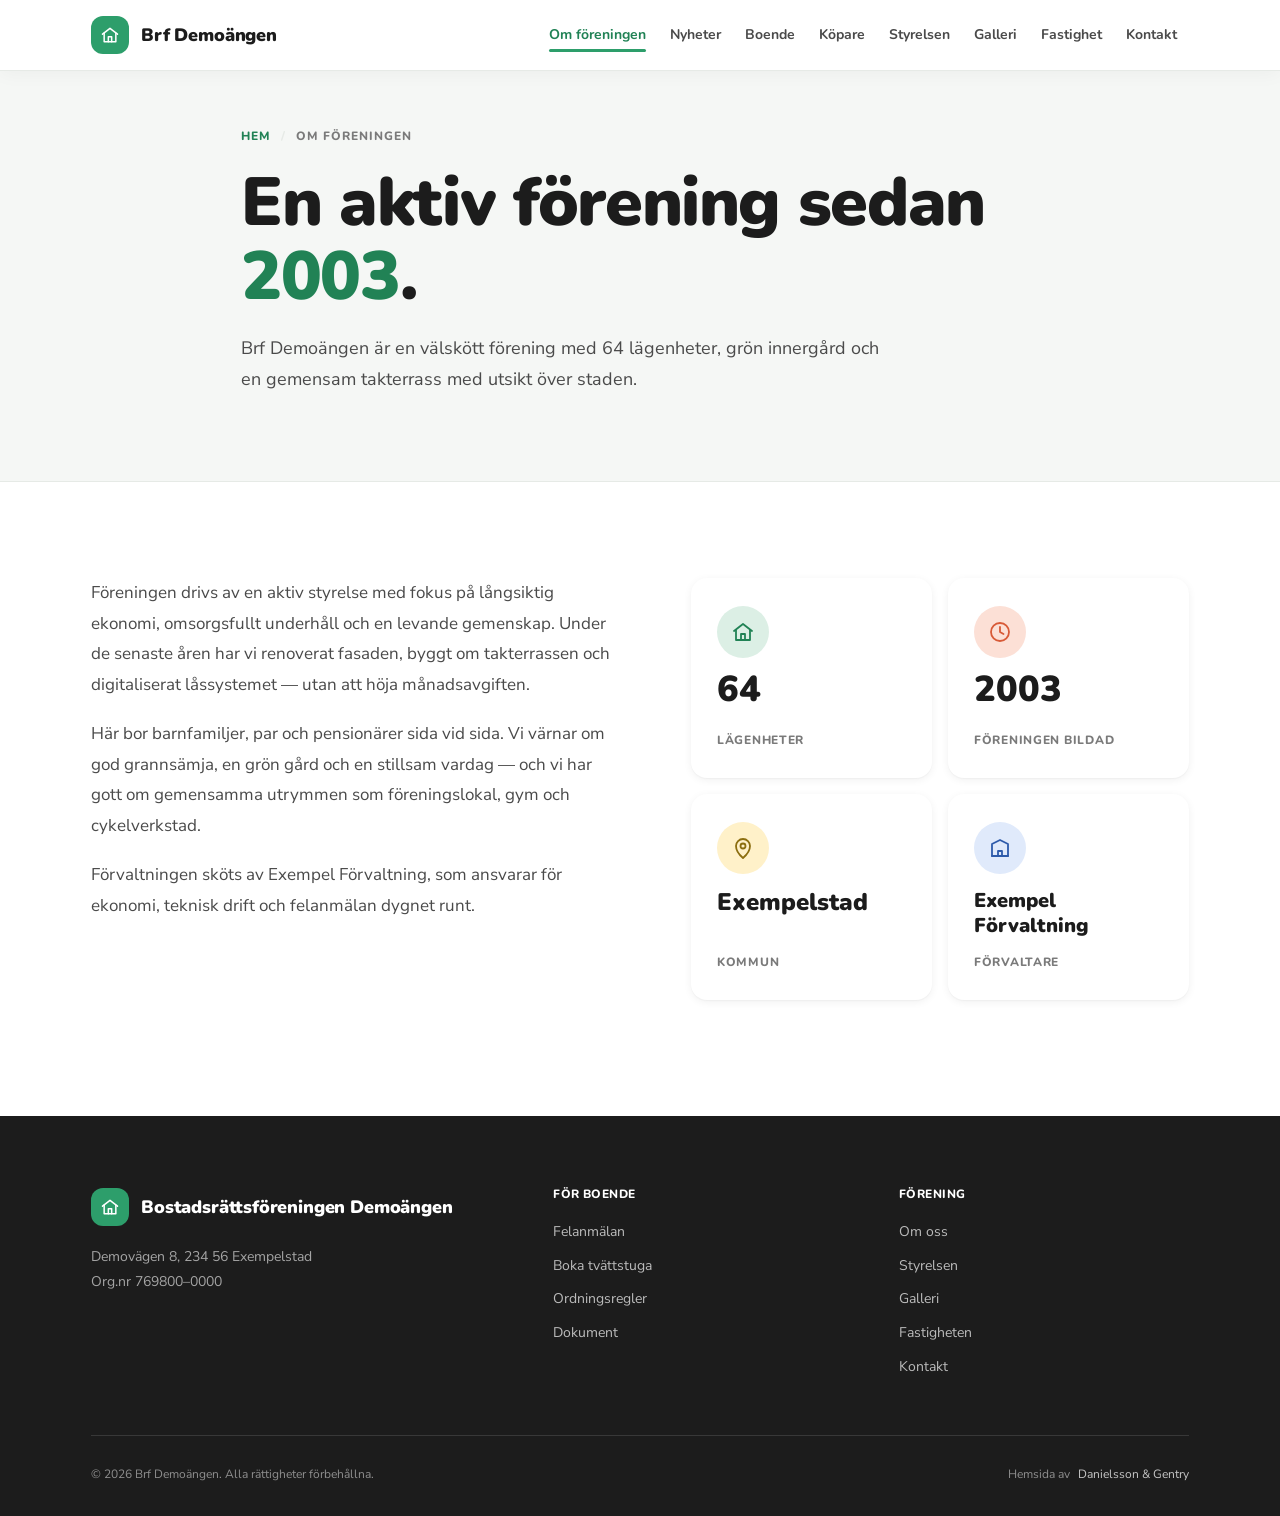
<file: om.html>
<!DOCTYPE html>
<html lang="sv">
<head>
<meta charset="UTF-8" />
<meta name="viewport" content="width=device-width, initial-scale=1.0" />
<title>Om föreningen — Brf Demoängen</title>
<meta name="description" content="Om Brf Demoängen — historik, fakta och förvaltning." />
<link rel="preconnect" href="https://fonts.googleapis.com" />
<link rel="preconnect" href="https://fonts.gstatic.com" crossorigin />
<link href="https://fonts.googleapis.com/css2?family=Nunito:wght@400;600;700;800;900&family=Nunito+Sans:wght@300;400;600;700&display=swap" rel="stylesheet" />
<link rel="stylesheet" href="styles.css" />
</head>
<body class="subpage">

<nav class="nav" id="nav" aria-label="Huvudmeny">
  <div class="nav-inner">
    <a href="index.html" class="brand" aria-label="Brf Demoängen — hem">
      <span class="brand-mark"><svg viewBox="0 0 24 24" fill="none" stroke="currentColor" stroke-width="1.8" stroke-linecap="round" stroke-linejoin="round" aria-hidden="true"><path d="M3 11l9-7 9 7"/><path d="M5 10v10h14V10"/><path d="M10 20v-6h4v6"/></svg></span>
      <span>Brf Demoängen</span>
    </a>
    <ul class="nav-links" id="navLinks">
      <li><a href="om.html" data-nav>Om föreningen</a></li>
      <li><a href="nyheter.html" data-nav>Nyheter</a></li>
      <li><a href="boende.html" data-nav>Boende</a></li>
      <li><a href="kopare.html" data-nav>Köpare</a></li>
      <li><a href="styrelsen.html" data-nav>Styrelsen</a></li>
      <li><a href="galleri.html" data-nav>Galleri</a></li>
      <li><a href="fastighet.html" data-nav>Fastighet</a></li>
      <li><a href="kontakt.html" data-nav>Kontakt</a></li>
    </ul>
    <button class="nav-toggle" id="navToggle" aria-label="Öppna meny" aria-expanded="false"><span></span></button>
  </div>
</nav>

<header class="page-header">
  <div class="container">
    <span class="crumb"><a href="index.html">Hem</a><span class="sep">/</span><span>Om föreningen</span></span>
    <h1>En aktiv förening sedan <em>2003</em>.</h1>
    <p class="lede">Brf Demoängen är en välskött förening med 64 lägenheter, grön innergård och en gemensam takterrass med utsikt över staden.</p>
  </div>
</header>

<section class="first">
  <div class="container">
    <div class="about-grid">
      <div class="about-copy reveal">
        <p>Föreningen drivs av en aktiv styrelse med fokus på långsiktig ekonomi, omsorgsfullt underhåll och en levande gemenskap. Under de senaste åren har vi renoverat fasaden, byggt om takterrassen och digitaliserat låssystemet — utan att höja månadsavgiften.</p>
        <p>Här bor barnfamiljer, par och pensionärer sida vid sida. Vi värnar om god grannsämja, en grön gård och en stillsam vardag — och vi har gott om gemensamma utrymmen som föreningslokal, gym och cykelverkstad.</p>
        <p>Förvaltningen sköts av Exempel Förvaltning, som ansvarar för ekonomi, teknisk drift och felanmälan dygnet runt.</p>
      </div>
      <div class="facts reveal delay-1">
        <div class="fact">
          <div class="fact-icon"><svg viewBox="0 0 24 24" fill="none" stroke="currentColor" stroke-width="1.8" stroke-linecap="round" stroke-linejoin="round"><path d="M3 11l9-7 9 7"/><path d="M5 10v10h14V10"/><path d="M10 20v-6h4v6"/></svg></div>
          <div class="fact-value">64</div>
          <div class="fact-label">Lägenheter</div>
        </div>
        <div class="fact">
          <div class="fact-icon"><svg viewBox="0 0 24 24" fill="none" stroke="currentColor" stroke-width="1.8" stroke-linecap="round" stroke-linejoin="round"><circle cx="12" cy="12" r="9"/><path d="M12 7v5l3.5 2"/></svg></div>
          <div class="fact-value">2003</div>
          <div class="fact-label">Föreningen bildad</div>
        </div>
        <div class="fact">
          <div class="fact-icon"><svg viewBox="0 0 24 24" fill="none" stroke="currentColor" stroke-width="1.8" stroke-linecap="round" stroke-linejoin="round"><path d="M12 22s-7-6-7-12a7 7 0 0 1 14 0c0 6-7 12-7 12z"/><circle cx="12" cy="10" r="2.5"/></svg></div>
          <div class="fact-value" style="font-size:1.5rem; line-height:1.2;">Exempelstad</div>
          <div class="fact-label">Kommun</div>
        </div>
        <div class="fact">
          <div class="fact-icon"><svg viewBox="0 0 24 24" fill="none" stroke="currentColor" stroke-width="1.8" stroke-linecap="round" stroke-linejoin="round"><path d="M4 20V8l8-4 8 4v12"/><path d="M4 20h16"/><path d="M10 20v-5h4v5"/></svg></div>
          <div class="fact-value" style="font-size:1.25rem; line-height:1.25;">Exempel<br/>Förvaltning</div>
          <div class="fact-label">Förvaltare</div>
        </div>
      </div>
    </div>
  </div>
</section>

<footer>
  <div class="container">
    <div class="footer-grid">
      <div class="footer-brand">
        <div class="brand">
          <span class="brand-mark"><svg viewBox="0 0 24 24" fill="none" stroke="currentColor" stroke-width="1.8" stroke-linecap="round" stroke-linejoin="round" aria-hidden="true"><path d="M3 11l9-7 9 7"/><path d="M5 10v10h14V10"/><path d="M10 20v-6h4v6"/></svg></span>
          <span>Bostadsrättsföreningen Demoängen</span>
        </div>
        <p>Demovägen 8, 234 56 Exempelstad<br/>Org.nr 769800–0000</p>
      </div>
      <div class="footer-col">
        <h4>För boende</h4>
        <ul>
          <li><a href="boende.html">Felanmälan</a></li>
          <li><a href="boende.html">Boka tvättstuga</a></li>
          <li><a href="boende.html">Ordningsregler</a></li>
          <li><a href="boende.html">Dokument</a></li>
        </ul>
      </div>
      <div class="footer-col">
        <h4>Förening</h4>
        <ul>
          <li><a href="om.html">Om oss</a></li>
          <li><a href="styrelsen.html">Styrelsen</a></li>
          <li><a href="galleri.html">Galleri</a></li>
          <li><a href="fastighet.html">Fastigheten</a></li>
          <li><a href="kontakt.html">Kontakt</a></li>
        </ul>
      </div>
    </div>
    <div class="footer-bottom">
      <span>© <span id="year"></span> Brf Demoängen. Alla rättigheter förbehållna.</span>
      <span class="built">Hemsida av <a href="https://danielssongentry.se" target="_blank" rel="noopener">Danielsson &amp; Gentry</a></span>
    </div>
  </div>
</footer>

<script src="script.js"></script>
</body>
</html>
</file>
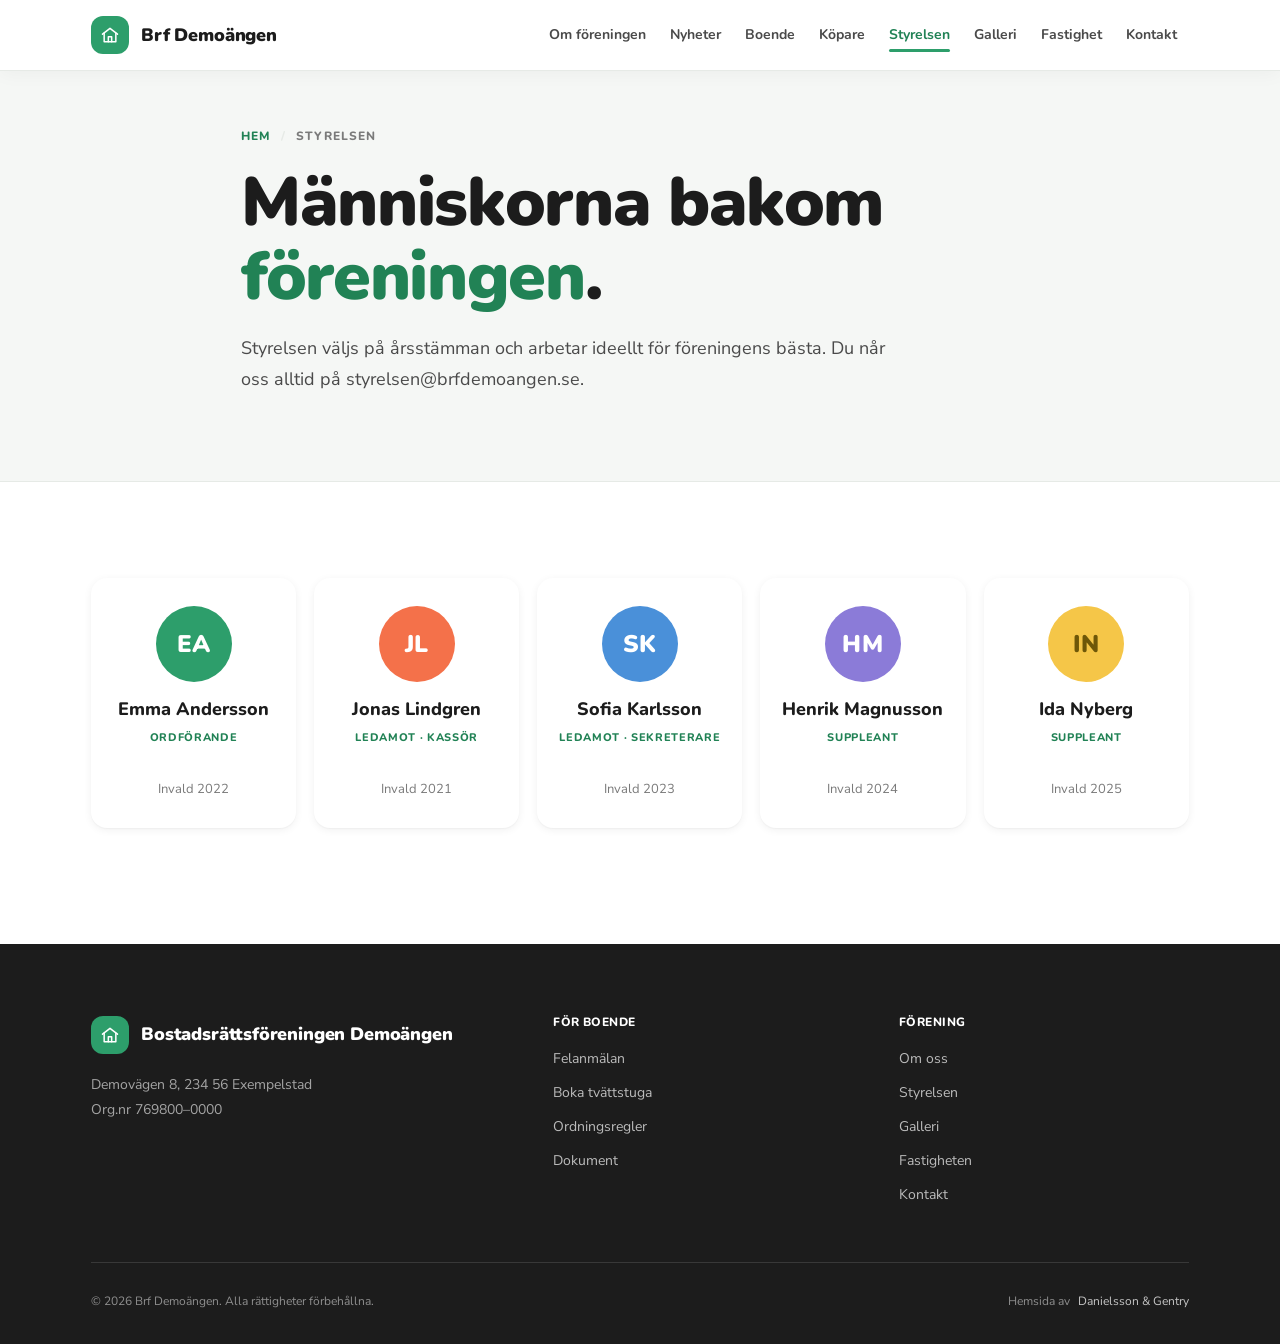
<file: styrelsen.html>
<!DOCTYPE html>
<html lang="sv">
<head>
<meta charset="UTF-8" />
<meta name="viewport" content="width=device-width, initial-scale=1.0" />
<title>Styrelsen — Brf Demoängen</title>
<meta name="description" content="Styrelsen i Brf Demoängen — människorna bakom föreningen." />
<link rel="preconnect" href="https://fonts.googleapis.com" />
<link rel="preconnect" href="https://fonts.gstatic.com" crossorigin />
<link href="https://fonts.googleapis.com/css2?family=Nunito:wght@400;600;700;800;900&family=Nunito+Sans:wght@300;400;600;700&display=swap" rel="stylesheet" />
<link rel="stylesheet" href="styles.css" />
</head>
<body class="subpage">

<nav class="nav" id="nav" aria-label="Huvudmeny">
  <div class="nav-inner">
    <a href="index.html" class="brand" aria-label="Brf Demoängen — hem">
      <span class="brand-mark"><svg viewBox="0 0 24 24" fill="none" stroke="currentColor" stroke-width="1.8" stroke-linecap="round" stroke-linejoin="round" aria-hidden="true"><path d="M3 11l9-7 9 7"/><path d="M5 10v10h14V10"/><path d="M10 20v-6h4v6"/></svg></span>
      <span>Brf Demoängen</span>
    </a>
    <ul class="nav-links" id="navLinks">
      <li><a href="om.html" data-nav>Om föreningen</a></li>
      <li><a href="nyheter.html" data-nav>Nyheter</a></li>
      <li><a href="boende.html" data-nav>Boende</a></li>
      <li><a href="kopare.html" data-nav>Köpare</a></li>
      <li><a href="styrelsen.html" data-nav>Styrelsen</a></li>
      <li><a href="galleri.html" data-nav>Galleri</a></li>
      <li><a href="fastighet.html" data-nav>Fastighet</a></li>
      <li><a href="kontakt.html" data-nav>Kontakt</a></li>
    </ul>
    <button class="nav-toggle" id="navToggle" aria-label="Öppna meny" aria-expanded="false"><span></span></button>
  </div>
</nav>

<header class="page-header">
  <div class="container">
    <span class="crumb"><a href="index.html">Hem</a><span class="sep">/</span><span>Styrelsen</span></span>
    <h1>Människorna bakom <em>föreningen</em>.</h1>
    <p class="lede">Styrelsen väljs på årsstämman och arbetar ideellt för föreningens bästa. Du når oss alltid på styrelsen@brfdemoangen.se.</p>
  </div>
</header>

<section class="first">
  <div class="container">
    <div class="board-grid reveal">
      <div class="board-card">
        <div class="avatar">EA</div>
        <div class="board-name">Emma Andersson</div>
        <div class="board-role">Ordförande</div>
        <div class="board-tenure">Invald 2022</div>
      </div>
      <div class="board-card">
        <div class="avatar">JL</div>
        <div class="board-name">Jonas Lindgren</div>
        <div class="board-role">Ledamot · kassör</div>
        <div class="board-tenure">Invald 2021</div>
      </div>
      <div class="board-card">
        <div class="avatar">SK</div>
        <div class="board-name">Sofia Karlsson</div>
        <div class="board-role">Ledamot · sekreterare</div>
        <div class="board-tenure">Invald 2023</div>
      </div>
      <div class="board-card">
        <div class="avatar">HM</div>
        <div class="board-name">Henrik Magnusson</div>
        <div class="board-role">Suppleant</div>
        <div class="board-tenure">Invald 2024</div>
      </div>
      <div class="board-card">
        <div class="avatar">IN</div>
        <div class="board-name">Ida Nyberg</div>
        <div class="board-role">Suppleant</div>
        <div class="board-tenure">Invald 2025</div>
      </div>
    </div>
  </div>
</section>

<footer>
  <div class="container">
    <div class="footer-grid">
      <div class="footer-brand">
        <div class="brand">
          <span class="brand-mark"><svg viewBox="0 0 24 24" fill="none" stroke="currentColor" stroke-width="1.8" stroke-linecap="round" stroke-linejoin="round" aria-hidden="true"><path d="M3 11l9-7 9 7"/><path d="M5 10v10h14V10"/><path d="M10 20v-6h4v6"/></svg></span>
          <span>Bostadsrättsföreningen Demoängen</span>
        </div>
        <p>Demovägen 8, 234 56 Exempelstad<br/>Org.nr 769800–0000</p>
      </div>
      <div class="footer-col">
        <h4>För boende</h4>
        <ul>
          <li><a href="boende.html">Felanmälan</a></li>
          <li><a href="boende.html">Boka tvättstuga</a></li>
          <li><a href="boende.html">Ordningsregler</a></li>
          <li><a href="boende.html">Dokument</a></li>
        </ul>
      </div>
      <div class="footer-col">
        <h4>Förening</h4>
        <ul>
          <li><a href="om.html">Om oss</a></li>
          <li><a href="styrelsen.html">Styrelsen</a></li>
          <li><a href="galleri.html">Galleri</a></li>
          <li><a href="fastighet.html">Fastigheten</a></li>
          <li><a href="kontakt.html">Kontakt</a></li>
        </ul>
      </div>
    </div>
    <div class="footer-bottom">
      <span>© <span id="year"></span> Brf Demoängen. Alla rättigheter förbehållna.</span>
      <span class="built">Hemsida av <a href="https://danielssongentry.se" target="_blank" rel="noopener">Danielsson &amp; Gentry</a></span>
    </div>
  </div>
</footer>

<script src="script.js"></script>
</body>
</html>
</file>
<file: styles.css>
/* ========================================================
   Brf Demoängen — Vibrant & friendly
   green #2D9E6B + coral #F4714A, Nunito + Nunito Sans
   ======================================================== */

:root {
  --green: #2D9E6B;
  --green-deep: #218255;
  --green-soft: #DCEFE5;
  --coral: #F4714A;
  --coral-deep: #D85A37;
  --coral-soft: #FCE0D6;
  --yellow: #F5C648;
  --blue: #4A90D9;
  --purple: #8B7BD8;

  --ink: #1C1C1C;
  --ink-soft: #4A4A4A;
  --ink-faint: #7A7A7A;

  --bg: #FFFFFF;
  --bg-alt: #F5F7F5;
  --bg-soft: #FAFBFA;
  --surface: #FFFFFF;
  --rule: #E6EAE6;
  --rule-soft: #EEF1EE;

  --shadow-sm: 0 1px 2px rgba(28, 28, 28, .04), 0 2px 8px rgba(28, 28, 28, .06);
  --shadow-md: 0 4px 12px rgba(28, 28, 28, .06), 0 12px 32px rgba(28, 28, 28, .10);
  --shadow-lg: 0 8px 20px rgba(28, 28, 28, .08), 0 24px 56px rgba(28, 28, 28, .14);

  --display: "Nunito", -apple-system, BlinkMacSystemFont, "Segoe UI", sans-serif;
  --sans: "Nunito Sans", -apple-system, BlinkMacSystemFont, "Segoe UI", sans-serif;

  --container: 1200px;
  --gutter: clamp(20px, 4vw, 56px);
  --section-y: clamp(72px, 9vw, 120px);

  --r-sm: 10px;
  --r: 16px;
  --r-lg: 24px;
  --r-pill: 50px;
}

*, *::before, *::after { box-sizing: border-box; }
html { scroll-behavior: smooth; -webkit-text-size-adjust: 100%; }
body {
  margin: 0;
  font-family: var(--sans);
  font-size: 16px;
  line-height: 1.7;
  color: var(--ink);
  background: var(--bg);
  -webkit-font-smoothing: antialiased;
  text-rendering: optimizeLegibility;
}
img { max-width: 100%; display: block; }
a { color: inherit; text-decoration: none; }
button { font: inherit; cursor: pointer; border: 0; background: transparent; color: inherit; }
input, textarea, select { font: inherit; color: inherit; }
::selection { background: var(--green); color: #fff; }

/* ===== Type ===== */
h1, h2, h3, h4 {
  margin: 0;
  font-family: var(--display);
  font-weight: 800;
  color: var(--ink);
  letter-spacing: -0.01em;
  line-height: 1.15;
}
h1 { line-height: 1.05; }
h2 { font-size: clamp(2rem, 4.2vw, 3.25rem); }
h3 { font-size: 1.375rem; }
h4 { font-size: 0.875rem; font-weight: 800; letter-spacing: 0.02em; }
p { margin: 0 0 1em; }
p:last-child { margin-bottom: 0; }
em { font-style: normal; color: var(--coral); }

.eyebrow {
  display: inline-flex;
  align-items: center;
  gap: 8px;
  background: var(--green-soft);
  color: var(--green-deep);
  padding: 6px 14px;
  border-radius: var(--r-pill);
  font-family: var(--display);
  font-size: 12px;
  letter-spacing: 0.05em;
  text-transform: uppercase;
  font-weight: 800;
}
.eyebrow::before {
  content: "";
  width: 8px; height: 8px;
  border-radius: 50%;
  background: var(--green);
}

.lede {
  font-size: 1.125rem;
  color: var(--ink-soft);
  max-width: 60ch;
  line-height: 1.7;
  font-weight: 400;
}

/* ===== Layout ===== */
.container { max-width: var(--container); margin: 0 auto; padding: 0 var(--gutter); }
section { padding: var(--section-y) 0; position: relative; }
section.alt { background: var(--bg-alt); }
.section-head { display: grid; gap: 20px; max-width: 720px; margin-bottom: clamp(40px, 6vw, 72px); }
section.first { padding-top: clamp(56px, 8vw, 96px); }

/* ===== Nav ===== */
.nav {
  position: fixed;
  top: 0; left: 0; right: 0;
  z-index: 50;
  background: rgba(255,255,255,.96);
  backdrop-filter: saturate(160%) blur(12px);
  -webkit-backdrop-filter: saturate(160%) blur(12px);
  color: var(--ink);
  transition: box-shadow .25s ease;
}
.nav.scrolled,
body.subpage .nav { box-shadow: 0 1px 0 var(--rule), 0 4px 18px rgba(28,28,28,.04); }

.nav-inner {
  display: flex;
  align-items: center;
  justify-content: space-between;
  padding: 16px var(--gutter);
  max-width: var(--container);
  margin: 0 auto;
  gap: 24px;
}
.brand {
  display: flex;
  align-items: center;
  gap: 12px;
  font-family: var(--display);
  font-size: 1.125rem;
  font-weight: 900;
  letter-spacing: -0.01em;
  white-space: nowrap;
  color: var(--ink);
}
.brand-mark {
  width: 38px; height: 38px;
  display: grid; place-items: center;
  background: var(--green);
  color: #fff;
  border-radius: 12px;
}
.brand-mark svg { width: 20px; height: 20px; }

.nav-links {
  display: flex;
  align-items: center;
  gap: 0;
  list-style: none;
  margin: 0; padding: 0;
  font-size: 14px;
  font-weight: 700;
  font-family: var(--display);
  white-space: nowrap;
}
.nav-links a {
  padding: 8px 12px;
  position: relative;
  color: var(--ink-soft);
  transition: color .15s ease;
}
.nav-links a::after {
  content: "";
  position: absolute;
  left: 12px; right: 12px;
  bottom: 0;
  height: 3px;
  background: var(--green);
  border-radius: 3px;
  transform: scaleX(0);
  transform-origin: center;
  transition: transform .2s ease;
}
.nav-links a:hover { color: var(--ink); }
.nav-links a:hover::after { transform: scaleX(.6); }
.nav-links a.active { color: var(--green-deep); }
.nav-links a.active::after { transform: scaleX(1); }

.nav-toggle {
  display: none;
  width: 44px; height: 44px;
  align-items: center; justify-content: center;
  border-radius: var(--r-pill);
}
.nav-toggle span {
  display: block; width: 22px; height: 2px;
  background: currentColor; position: relative;
  transition: transform .25s ease, background .2s ease;
  border-radius: 2px;
}
.nav-toggle span::before,
.nav-toggle span::after {
  content: ""; position: absolute; left: 0; right: 0; height: 2px;
  background: currentColor; transition: transform .25s ease;
  border-radius: 2px;
}
.nav-toggle span::before { top: -7px; }
.nav-toggle span::after  { top:  7px; }
body.menu-open .nav-toggle span { background: transparent; }
body.menu-open .nav-toggle span::before { transform: translateY(7px) rotate(45deg); }
body.menu-open .nav-toggle span::after  { transform: translateY(-7px) rotate(-45deg); }

/* ===== Hero (start page) ===== */
.hero {
  position: relative;
  min-height: 92vh;
  display: grid;
  align-items: end;
  overflow: hidden;
  color: var(--ink);
  padding: 0;
  background: var(--bg-alt);
}
.hero-img {
  position: absolute; inset: 0;
  background-image: url("https://images.unsplash.com/photo-1592595896616-c37162298647?w=2400&q=80&auto=format&fit=crop");
  background-size: cover;
  background-position: center 55%;
}
/* Light overlay so dark text reads */
.hero-overlay {
  position: absolute; inset: 0;
  background:
    linear-gradient(180deg, rgba(255,255,255,.70) 0%, rgba(255,255,255,.65) 50%, rgba(255,255,255,.92) 100%);
}
.hero-content {
  position: relative;
  padding: clamp(140px, 16vh, 200px) var(--gutter) clamp(96px, 14vh, 160px);
  max-width: var(--container);
  margin: 0 auto;
  width: 100%;
  z-index: 1;
}
.hero-eyebrow {
  display: inline-flex;
  align-items: center;
  gap: 10px;
  background: rgba(45, 158, 107, .12);
  color: var(--green-deep);
  padding: 8px 18px;
  border-radius: var(--r-pill);
  font-family: var(--display);
  font-size: 12px;
  letter-spacing: 0.06em;
  text-transform: uppercase;
  font-weight: 800;
  margin-bottom: 28px;
}
.hero-eyebrow::before {
  content: "";
  width: 8px; height: 8px;
  border-radius: 50%;
  background: var(--green);
}
.hero h1 {
  font-family: var(--display);
  color: var(--ink);
  font-size: clamp(2.75rem, 7vw, 5.5rem);
  line-height: 1.02;
  letter-spacing: -0.02em;
  margin-bottom: 24px;
  max-width: 16ch;
  font-weight: 900;
}
.hero h1 em {
  font-style: normal;
  color: var(--green-deep);
}
.hero-tagline {
  font-size: 1.125rem;
  color: var(--ink-soft);
  margin-bottom: 36px;
  max-width: 46ch;
  line-height: 1.6;
}
.hero-actions {
  display: flex;
  flex-wrap: wrap;
  gap: 14px;
}

.hero-meta {
  position: absolute;
  bottom: 24px;
  left: 0; right: 0;
  display: flex;
  justify-content: space-between;
  padding: 0 var(--gutter);
  font-size: 12px;
  letter-spacing: 0.12em;
  text-transform: uppercase;
  color: var(--ink-faint);
  font-weight: 700;
  z-index: 2;
}

/* ===== Hero quick-links cards ===== */
.quicklinks {
  background: var(--bg);
  padding: clamp(56px, 7vw, 96px) 0;
}
.quicklinks-grid {
  display: grid;
  grid-template-columns: repeat(4, 1fr);
  gap: 18px;
}
.quick-card {
  background: var(--bg-alt);
  border-radius: var(--r);
  padding: 26px 22px;
  display: flex;
  flex-direction: column;
  gap: 16px;
  min-height: 170px;
  transition: transform .25s ease, box-shadow .25s ease;
  border: 1px solid var(--rule-soft);
}
.quick-card:hover { transform: translateY(-3px); box-shadow: var(--shadow-md); border-color: var(--green-soft); }
.quick-icon {
  width: 48px; height: 48px;
  display: grid; place-items: center;
  border-radius: 50%;
  background: var(--green-soft);
  color: var(--green-deep);
}
.quick-icon svg { width: 22px; height: 22px; }
.quick-card:nth-child(2) .quick-icon { background: var(--coral-soft); color: var(--coral-deep); }
.quick-card:nth-child(3) .quick-icon { background: #FFF1C9; color: #8C6E10; }
.quick-card:nth-child(4) .quick-icon { background: #E0EAFB; color: #2E5BAA; }
.quick-title {
  font-family: var(--display);
  font-weight: 800;
  font-size: 1.0625rem;
  color: var(--ink);
}
.quick-desc {
  font-size: 14px;
  color: var(--ink-soft);
  line-height: 1.5;
  margin-top: auto;
}
.quick-link {
  font-family: var(--display);
  font-weight: 700;
  font-size: 13px;
  color: var(--green-deep);
  display: inline-flex;
  align-items: center;
  gap: 6px;
}
.quick-link::after { content: "→"; transition: transform .2s ease; }
.quick-card:hover .quick-link::after { transform: translateX(4px); }

/* ===== Page header (subpages) ===== */
.page-header {
  padding-top: clamp(120px, 14vh, 180px);
  padding-bottom: clamp(48px, 7vw, 88px);
  background: var(--bg-alt);
  position: relative;
}
.page-header::after {
  content: "";
  position: absolute;
  left: 0; right: 0; bottom: 0;
  height: 1px;
  background: var(--rule);
}
.page-header .container { display: grid; gap: 20px; max-width: 900px; }
.page-header .crumb {
  display: inline-flex;
  align-items: center;
  gap: 10px;
  font-size: 12px;
  letter-spacing: 0.08em;
  text-transform: uppercase;
  font-weight: 800;
  font-family: var(--display);
  color: var(--ink-faint);
}
.page-header .crumb a { color: var(--green-deep); }
.page-header .crumb a:hover { color: var(--ink); }
.page-header .crumb .sep { color: var(--rule); }
.page-header h1 {
  font-family: var(--display);
  font-weight: 900;
  font-size: clamp(2.5rem, 5.5vw, 4.25rem);
  line-height: 1.08;
  letter-spacing: -0.02em;
  max-width: 22ch;
  color: var(--ink);
}
.page-header h1 em { font-style: normal; color: var(--green-deep); }

/* ===== Facts ===== */
.about-grid {
  display: grid;
  grid-template-columns: 1.05fr 1fr;
  gap: clamp(40px, 6vw, 96px);
  align-items: start;
}
.about-copy p {
  font-size: 1.0625rem;
  line-height: 1.8;
  color: var(--ink-soft);
}
.about-copy p + p { margin-top: 1.1em; }

.facts {
  display: grid;
  grid-template-columns: 1fr 1fr;
  gap: 16px;
}
.fact {
  background: var(--surface);
  padding: 28px 26px;
  border-radius: var(--r);
  display: flex;
  flex-direction: column;
  gap: 14px;
  min-height: 200px;
  box-shadow: var(--shadow-sm);
  transition: transform .25s ease, box-shadow .25s ease;
}
.fact:hover { transform: translateY(-3px); box-shadow: var(--shadow-md); }
.fact-icon {
  width: 52px; height: 52px;
  display: grid; place-items: center;
  background: var(--green-soft);
  color: var(--green-deep);
  border-radius: 50%;
}
.fact-icon svg { width: 24px; height: 24px; }
.fact:nth-child(2) .fact-icon { background: var(--coral-soft); color: var(--coral-deep); }
.fact:nth-child(3) .fact-icon { background: #FFF1C9; color: #8C6E10; }
.fact:nth-child(4) .fact-icon { background: #E0EAFB; color: #2E5BAA; }
.fact-value {
  font-family: var(--display);
  font-size: 2.25rem;
  line-height: 1;
  color: var(--ink);
  font-weight: 900;
}
.fact-label {
  font-size: 12px;
  letter-spacing: 0.06em;
  text-transform: uppercase;
  color: var(--ink-faint);
  margin-top: auto;
  font-weight: 800;
  font-family: var(--display);
}

/* ===== News ===== */
.news-head {
  display: flex;
  align-items: flex-end;
  justify-content: space-between;
  gap: 32px;
  margin-bottom: clamp(40px, 6vw, 64px);
}
.news-head .section-head { margin-bottom: 0; }
.news-grid {
  display: grid;
  grid-template-columns: repeat(3, 1fr);
  gap: 22px;
}
.news-card {
  background: var(--surface);
  border-radius: var(--r);
  padding: 30px 28px;
  display: flex;
  flex-direction: column;
  gap: 14px;
  box-shadow: var(--shadow-sm);
  transition: transform .25s ease, box-shadow .25s ease;
}
.news-card:hover { transform: translateY(-3px); box-shadow: var(--shadow-md); }
.news-date {
  align-self: flex-start;
  display: inline-flex;
  padding: 4px 14px;
  background: var(--green-soft);
  color: var(--green-deep);
  border-radius: var(--r-pill);
  font-family: var(--display);
  font-size: 12px;
  letter-spacing: 0.04em;
  text-transform: uppercase;
  font-weight: 800;
}
.news-card h3 { font-size: 1.375rem; line-height: 1.3; }
.news-card p { color: var(--ink-soft); font-size: 0.97rem; line-height: 1.7; }
.news-link {
  margin-top: auto;
  padding-top: 12px;
  font-family: var(--display);
  font-size: 14px;
  color: var(--coral-deep);
  font-weight: 800;
  display: inline-flex;
  align-items: center;
  gap: 8px;
}
.news-link::after { content: "→"; transition: transform .2s ease; }
.news-card:hover .news-link::after { transform: translateX(4px); }

/* ===== Resident grid (boende) ===== */
.resident-grid {
  display: grid;
  grid-template-columns: repeat(3, 1fr);
  gap: 20px;
}
.resident-card {
  background: var(--surface);
  border-radius: var(--r);
  padding: 32px 28px;
  display: flex;
  flex-direction: column;
  gap: 22px;
  min-height: 220px;
  box-shadow: var(--shadow-sm);
  transition: transform .25s ease, box-shadow .25s ease;
}
.resident-card:hover { transform: translateY(-4px); box-shadow: var(--shadow-md); }
.resident-icon {
  width: 56px; height: 56px;
  display: grid; place-items: center;
  background: var(--green-soft);
  color: var(--green-deep);
  border-radius: 50%;
  transition: transform .3s ease;
}
.resident-icon svg { width: 26px; height: 26px; }
.resident-card:hover .resident-icon { transform: scale(1.08) rotate(-4deg); }
.resident-card:nth-child(6n+2) .resident-icon { background: var(--coral-soft); color: var(--coral-deep); }
.resident-card:nth-child(6n+3) .resident-icon { background: #FFF1C9; color: #8C6E10; }
.resident-card:nth-child(6n+4) .resident-icon { background: #E0EAFB; color: #2E5BAA; }
.resident-card:nth-child(6n+5) .resident-icon { background: #F0E4FB; color: #6A4FB6; }
.resident-card:nth-child(6n+6) .resident-icon { background: var(--green-soft); color: var(--green-deep); }

.resident-label {
  font-family: var(--display);
  font-size: 1.375rem;
  color: var(--ink);
  font-weight: 800;
  line-height: 1.2;
}
.resident-meta {
  margin-top: auto;
  font-size: 13px;
  color: var(--ink-faint);
  display: flex;
  justify-content: space-between;
  align-items: center;
}
.resident-meta .arrow { color: var(--coral); transition: transform .2s ease; }
.resident-card:hover .arrow { transform: translateX(4px); }

/* ===== Buyers ===== */
.buyers.section { background: var(--bg-alt); }
.buyers-grid {
  display: grid;
  grid-template-columns: 1.15fr 1fr;
  gap: clamp(40px, 6vw, 80px);
  align-items: start;
}
.buyers-stats {
  display: grid;
  grid-template-columns: 1fr 1fr 1fr;
  gap: 16px;
  margin-top: 40px;
}
.stat {
  background: var(--surface);
  border-radius: var(--r);
  padding: 24px 22px;
  box-shadow: var(--shadow-sm);
}
.stat-value {
  font-family: var(--display);
  font-size: 2.25rem;
  color: var(--green-deep);
  line-height: 1;
  margin-bottom: 10px;
  font-weight: 900;
}
.stat-value sup {
  font-size: 0.42em;
  color: var(--coral);
  font-weight: 700;
  margin-left: 3px;
  top: -1em;
}
.stat-label {
  font-size: 11px;
  letter-spacing: 0.06em;
  text-transform: uppercase;
  color: var(--ink-faint);
  font-weight: 800;
  font-family: var(--display);
}

.downloads {
  display: flex;
  flex-direction: column;
  gap: 14px;
}
.download {
  background: var(--surface);
  border-radius: var(--r);
  padding: 20px 22px;
  display: flex;
  align-items: center;
  gap: 18px;
  box-shadow: var(--shadow-sm);
  transition: transform .2s ease, box-shadow .2s ease;
}
.download:hover { transform: translateY(-2px); box-shadow: var(--shadow-md); }
.download-icon {
  width: 48px; height: 48px;
  display: grid; place-items: center;
  background: var(--coral-soft);
  color: var(--coral-deep);
  border-radius: 50%;
  flex-shrink: 0;
}
.download-icon svg { width: 22px; height: 22px; }
.download-body { flex: 1; }
.download-title {
  font-family: var(--display);
  font-size: 1.0625rem;
  color: var(--ink);
  line-height: 1.25;
  margin-bottom: 2px;
  font-weight: 800;
}
.download-meta {
  font-size: 11px;
  letter-spacing: 0.06em;
  text-transform: uppercase;
  color: var(--ink-faint);
  font-weight: 700;
  font-family: var(--display);
}
.download-arrow { color: var(--coral); font-size: 22px; font-weight: 700; }

/* ===== Board ===== */
.board-grid {
  display: grid;
  grid-template-columns: repeat(5, 1fr);
  gap: 18px;
}
.board-card {
  background: var(--surface);
  border-radius: var(--r);
  padding: 28px 22px;
  display: flex;
  flex-direction: column;
  align-items: center;
  text-align: center;
  gap: 16px;
  min-height: 250px;
  box-shadow: var(--shadow-sm);
  transition: transform .25s ease, box-shadow .25s ease;
}
.board-card:hover { transform: translateY(-3px); box-shadow: var(--shadow-md); }
.avatar {
  width: 76px; height: 76px;
  border-radius: 50%;
  background: var(--green);
  color: #fff;
  display: grid;
  place-items: center;
  font-family: var(--display);
  font-size: 1.5rem;
  font-weight: 900;
  letter-spacing: 0.02em;
}
.board-card:nth-child(2) .avatar { background: var(--coral); }
.board-card:nth-child(3) .avatar { background: var(--blue); }
.board-card:nth-child(4) .avatar { background: var(--purple); }
.board-card:nth-child(5) .avatar { background: var(--yellow); color: #6E5708; }
.board-name {
  font-family: var(--display);
  font-size: 1.125rem;
  color: var(--ink);
  line-height: 1.25;
  font-weight: 800;
}
.board-role {
  font-size: 11px;
  letter-spacing: 0.06em;
  text-transform: uppercase;
  color: var(--green-deep);
  margin-top: -8px;
  font-weight: 800;
  font-family: var(--display);
}
.board-tenure {
  font-size: 13px;
  color: var(--ink-faint);
  margin-top: auto;
}

/* ===== Gallery ===== */
.gallery-grid {
  display: grid;
  grid-template-columns: repeat(3, 1fr);
  gap: 18px;
}
.gallery-item {
  aspect-ratio: 4/3;
  border-radius: var(--r);
  overflow: hidden;
  position: relative;
  background: var(--bg-alt);
  cursor: pointer;
}
.gallery-item img {
  width: 100%; height: 100%;
  object-fit: cover;
  display: block;
  transition: transform .5s ease;
}
.gallery-item:hover img { transform: scale(1.06); }
.gallery-item::after {
  content: "";
  position: absolute; inset: 0;
  background: linear-gradient(180deg, transparent 60%, rgba(28,28,28,.5));
  opacity: 0;
  transition: opacity .25s ease;
}
.gallery-item:hover::after { opacity: 1; }
.gallery-caption {
  position: absolute;
  left: 18px; bottom: 14px;
  color: #fff;
  font-family: var(--display);
  font-weight: 800;
  font-size: 14px;
  letter-spacing: 0.04em;
  opacity: 0;
  transform: translateY(8px);
  transition: opacity .25s ease, transform .25s ease;
  z-index: 1;
}
.gallery-item:hover .gallery-caption { opacity: 1; transform: none; }
.gallery-item.gallery-tall { grid-row: span 2; aspect-ratio: 4/6; }
.gallery-item.gallery-wide { grid-column: span 2; aspect-ratio: 8/3; }

/* ===== Fastighet ===== */
.fastighet-hero {
  display: grid;
  grid-template-columns: 1fr 1fr;
  gap: clamp(32px, 5vw, 64px);
  align-items: stretch;
  margin-bottom: clamp(40px, 5vw, 64px);
}
.fastighet-img {
  border-radius: var(--r);
  aspect-ratio: 4/3;
  overflow: hidden;
  box-shadow: var(--shadow-md);
}
.fastighet-img img { width: 100%; height: 100%; object-fit: cover; }
.fastighet-intro {
  display: flex;
  flex-direction: column;
  justify-content: center;
  gap: 16px;
}
.fastighet-intro p { font-size: 1.0625rem; color: var(--ink-soft); line-height: 1.8; }

.spec-grid {
  display: grid;
  grid-template-columns: repeat(3, 1fr);
  gap: 16px;
}
.spec {
  background: var(--surface);
  border-radius: var(--r);
  padding: 24px 22px;
  display: flex;
  align-items: center;
  gap: 18px;
  box-shadow: var(--shadow-sm);
  transition: transform .2s ease, box-shadow .2s ease;
}
.spec:hover { transform: translateY(-2px); box-shadow: var(--shadow-md); }
.spec-icon {
  width: 48px; height: 48px;
  display: grid; place-items: center;
  border-radius: 50%;
  background: var(--green-soft);
  color: var(--green-deep);
  flex-shrink: 0;
}
.spec-icon svg { width: 22px; height: 22px; }
.spec:nth-child(6n+2) .spec-icon { background: var(--coral-soft); color: var(--coral-deep); }
.spec:nth-child(6n+3) .spec-icon { background: #FFF1C9; color: #8C6E10; }
.spec:nth-child(6n+4) .spec-icon { background: #E0EAFB; color: #2E5BAA; }
.spec:nth-child(6n+5) .spec-icon { background: #F0E4FB; color: #6A4FB6; }
.spec:nth-child(6n+6) .spec-icon { background: #DCEFE5; color: var(--green-deep); }
.spec-body { display: flex; flex-direction: column; gap: 2px; min-width: 0; }
.spec-label {
  font-size: 11px;
  letter-spacing: 0.06em;
  text-transform: uppercase;
  color: var(--ink-faint);
  font-weight: 800;
  font-family: var(--display);
}
.spec-value {
  font-family: var(--display);
  font-size: 1.0625rem;
  font-weight: 800;
  color: var(--ink);
  line-height: 1.2;
}

.energy-banner {
  background: linear-gradient(135deg, var(--green) 0%, var(--green-deep) 100%);
  color: #fff;
  border-radius: var(--r-lg);
  padding: clamp(28px, 4vw, 48px);
  display: grid;
  grid-template-columns: auto 1fr;
  gap: clamp(24px, 4vw, 56px);
  align-items: center;
  margin-top: clamp(40px, 5vw, 64px);
  box-shadow: var(--shadow-md);
}
.energy-grade {
  width: 130px; height: 130px;
  border-radius: 50%;
  background: rgba(255,255,255,.15);
  display: grid;
  place-items: center;
  font-family: var(--display);
  font-weight: 900;
  font-size: 4.5rem;
  line-height: 1;
  color: #fff;
  border: 4px solid rgba(255,255,255,.3);
}
.energy-body h3 { color: #fff; font-size: 1.625rem; margin-bottom: 8px; }
.energy-body p { color: rgba(255,255,255,.85); font-size: 1rem; line-height: 1.6; max-width: 50ch; }

/* ===== Contact ===== */
.contact-grid {
  display: grid;
  grid-template-columns: 1fr 1.2fr;
  gap: clamp(40px, 6vw, 72px);
  align-items: start;
}
.contact-info { display: flex; flex-direction: column; gap: 16px; }
.info-block {
  background: var(--surface);
  padding: 24px 26px;
  border-radius: var(--r);
  box-shadow: var(--shadow-sm);
  display: flex;
  gap: 18px;
}
.info-block .info-icon {
  width: 44px; height: 44px;
  display: grid; place-items: center;
  background: var(--green-soft);
  color: var(--green-deep);
  border-radius: 50%;
  flex-shrink: 0;
}
.info-block:nth-of-type(2) .info-icon { background: var(--coral-soft); color: var(--coral-deep); }
.info-block:nth-of-type(3) .info-icon { background: #FFF1C9; color: #8C6E10; }
.info-block .info-icon svg { width: 20px; height: 20px; }
.info-block .info-body { flex: 1; min-width: 0; }
.info-block .info-label {
  font-size: 11px;
  letter-spacing: 0.06em;
  text-transform: uppercase;
  color: var(--ink-faint);
  margin-bottom: 4px;
  font-weight: 800;
  font-family: var(--display);
}
.info-block .info-value {
  font-family: var(--display);
  font-size: 1.0625rem;
  color: var(--ink);
  line-height: 1.4;
  font-weight: 800;
}
.info-block .info-value a:hover { color: var(--green-deep); }
.info-block .info-sub {
  font-size: 13px;
  color: var(--ink-soft);
  margin-top: 4px;
}

.map {
  aspect-ratio: 4/3;
  border-radius: var(--r);
  overflow: hidden;
  position: relative;
  background:
    radial-gradient(circle at 30% 40%, rgba(45,158,107,.12) 0%, transparent 38%),
    radial-gradient(circle at 70% 60%, rgba(244,113,74,.12) 0%, transparent 38%),
    repeating-linear-gradient(0deg, transparent 0, transparent 33px, rgba(28,28,28,.05) 33px, rgba(28,28,28,.05) 34px),
    repeating-linear-gradient(90deg, transparent 0, transparent 33px, rgba(28,28,28,.05) 33px, rgba(28,28,28,.05) 34px),
    var(--bg-alt);
  box-shadow: var(--shadow-sm);
}
.map::before {
  content: "";
  position: absolute;
  left: 20%; top: 28%; width: 30%; height: 22%;
  background: rgba(45,158,107,.16);
  border-radius: 6px;
}
.map::after {
  content: "";
  position: absolute;
  right: 18%; bottom: 22%; width: 24%; height: 28%;
  background: rgba(244,113,74,.16);
  border-radius: 6px;
}
.map-pin {
  position: absolute;
  left: 50%; top: 50%;
  transform: translate(-50%, -100%);
  text-align: center;
}
.map-pin .pin-dot {
  width: 22px; height: 22px;
  border-radius: 50%;
  background: var(--coral);
  border: 4px solid #fff;
  margin: 0 auto 8px;
  box-shadow: 0 6px 16px rgba(244,113,74,.5);
}
.map-pin .pin-label {
  font-family: var(--display);
  font-size: 13px;
  font-weight: 800;
  background: #fff;
  padding: 5px 14px;
  border-radius: var(--r-pill);
  white-space: nowrap;
  box-shadow: var(--shadow-sm);
  color: var(--ink);
}

.contact-form {
  background: var(--surface);
  padding: clamp(28px, 4vw, 44px);
  border-radius: var(--r-lg);
  box-shadow: var(--shadow-md);
  display: grid;
  gap: 20px;
}
.form-row { display: grid; gap: 20px; grid-template-columns: 1fr 1fr; }
.field { display: flex; flex-direction: column; gap: 6px; }
.field label {
  font-family: var(--display);
  font-size: 13px;
  color: var(--ink-soft);
  font-weight: 800;
}
.field input,
.field textarea,
.field select {
  background: var(--bg-alt);
  border: 2px solid transparent;
  padding: 14px 16px;
  font-size: 1rem;
  color: var(--ink);
  transition: border-color .2s ease, background .2s ease;
  border-radius: var(--r-sm);
  outline: none;
}
.field textarea { resize: vertical; min-height: 140px; line-height: 1.6; }
.field input:focus,
.field textarea:focus { border-color: var(--green); background: #fff; }
.field.invalid input,
.field.invalid textarea { border-color: #C43B1B; }
.field .err {
  font-size: 12px;
  color: #C43B1B;
  min-height: 14px;
  font-weight: 700;
}

.btn {
  display: inline-flex;
  align-items: center;
  gap: 10px;
  padding: 14px 28px;
  background: var(--coral);
  color: #fff;
  border-radius: var(--r-pill);
  font-family: var(--display);
  font-size: 15px;
  font-weight: 800;
  letter-spacing: 0.01em;
  transition: background .2s ease, transform .2s ease, box-shadow .2s ease;
  align-self: start;
  box-shadow: 0 8px 22px rgba(244,113,74,.32);
}
.btn:hover { background: var(--coral-deep); transform: translateY(-2px); box-shadow: 0 12px 28px rgba(244,113,74,.42); }
.btn::after { content: "→"; transition: transform .2s ease; }
.btn:hover::after { transform: translateX(4px); }
.btn-secondary {
  background: var(--green);
  box-shadow: 0 8px 22px rgba(45,158,107,.30);
}
.btn-secondary:hover { background: var(--green-deep); box-shadow: 0 12px 28px rgba(45,158,107,.42); }
.btn-ghost {
  background: transparent;
  color: var(--ink);
  border: 2px solid var(--ink);
  box-shadow: none;
}
.btn-ghost:hover { background: var(--ink); color: #fff; box-shadow: none; }

.form-success {
  margin-top: 4px;
  padding: 16px 20px;
  background: rgba(45,158,107,.10);
  border-left: 3px solid var(--green);
  border-radius: var(--r-sm);
  color: var(--green-deep);
  font-size: 14px;
  font-weight: 700;
  display: none;
}
.form-success.show { display: block; }

/* ===== Footer ===== */
footer {
  background: var(--ink);
  color: rgba(255,255,255,.75);
  padding: 72px 0 32px;
}
.footer-grid {
  display: grid;
  grid-template-columns: 1.4fr 1fr 1fr;
  gap: 56px;
  padding-bottom: 56px;
  border-bottom: 1px solid rgba(255,255,255,.12);
}
.footer-brand .brand { color: #fff; margin-bottom: 18px; }
.footer-brand .brand-mark { background: var(--green); }
.footer-brand p {
  font-size: 14px;
  line-height: 1.8;
  color: rgba(255,255,255,.6);
}
.footer-col h4 {
  color: #fff;
  font-family: var(--display);
  font-size: 12px;
  letter-spacing: 0.04em;
  text-transform: uppercase;
  font-weight: 800;
  margin-bottom: 18px;
}
.footer-col ul {
  list-style: none;
  padding: 0; margin: 0;
  display: flex;
  flex-direction: column;
  gap: 10px;
  font-size: 14px;
}
.footer-col ul a { color: rgba(255,255,255,.7); transition: color .2s ease; }
.footer-col ul a:hover { color: var(--coral); }
.footer-bottom {
  padding-top: 28px;
  display: flex;
  justify-content: space-between;
  align-items: center;
  font-size: 12px;
  color: rgba(255,255,255,.5);
}
.footer-bottom a { color: rgba(255,255,255,.75); }
.footer-bottom a:hover { color: var(--coral); }
.footer-bottom .built { display: inline-flex; align-items: center; gap: 8px; }

/* ===== Reveal ===== */
.reveal {
  opacity: 0;
  transform: translateY(20px);
  transition: opacity .8s cubic-bezier(.2,.7,.2,1), transform .8s cubic-bezier(.2,.7,.2,1);
  will-change: opacity, transform;
}
.reveal.in { opacity: 1; transform: none; }
.reveal.delay-1 { transition-delay: .08s; }
.reveal.delay-2 { transition-delay: .16s; }
.reveal.delay-3 { transition-delay: .24s; }

/* ===== Responsive ===== */
@media (max-width: 1100px) {
  .quicklinks-grid { grid-template-columns: repeat(2, 1fr); }
  .gallery-grid { grid-template-columns: repeat(2, 1fr); }
  .gallery-item.gallery-tall { grid-row: span 1; aspect-ratio: 4/3; }
  .gallery-item.gallery-wide { grid-column: span 2; aspect-ratio: 8/3; }
  .spec-grid { grid-template-columns: repeat(2, 1fr); }
}
@media (max-width: 1024px) {
  .about-grid { grid-template-columns: 1fr; }
  .news-grid { grid-template-columns: 1fr 1fr; }
  .resident-grid { grid-template-columns: 1fr 1fr; }
  .buyers-grid { grid-template-columns: 1fr; }
  .board-grid { grid-template-columns: repeat(3, 1fr); }
  .contact-grid { grid-template-columns: 1fr; }
  .fastighet-hero { grid-template-columns: 1fr; }
  .energy-banner { grid-template-columns: 1fr; text-align: center; justify-items: center; }
  .energy-banner .energy-grade { margin: 0 auto; }
}
@media (max-width: 980px) {
  .nav-toggle { display: inline-flex; }
  .nav-links {
    position: fixed; inset: 0;
    background: var(--bg);
    flex-direction: column;
    justify-content: center;
    gap: 8px;
    font-size: 1.5rem;
    transform: translateX(100%);
    transition: transform .35s ease;
    padding: var(--gutter);
  }
  body.menu-open .nav-links { transform: translateX(0); }
  body.menu-open { overflow: hidden; }
  .nav-links a { padding: 14px 22px; border-radius: var(--r-pill); }
  .nav-links a.active::after, .nav-links a:hover::after { display: none; }
  .nav-links a.active { background: var(--green-soft); color: var(--green-deep); }
}
@media (max-width: 760px) {
  .hero { min-height: 88vh; }
  .hero h1 { max-width: 18ch; }
  .quicklinks-grid { grid-template-columns: 1fr; }
  .facts { grid-template-columns: 1fr; }
  .news-grid { grid-template-columns: 1fr; }
  .resident-grid { grid-template-columns: 1fr; }
  .board-grid { grid-template-columns: 1fr 1fr; }
  .buyers-stats { grid-template-columns: 1fr; }
  .spec-grid { grid-template-columns: 1fr; }
  .gallery-grid { grid-template-columns: 1fr; }
  .gallery-item.gallery-tall, .gallery-item.gallery-wide { aspect-ratio: 4/3; grid-column: auto; grid-row: auto; }
  .form-row { grid-template-columns: 1fr; }
  .footer-grid { grid-template-columns: 1fr; gap: 40px; }
  .footer-bottom { flex-direction: column; gap: 12px; align-items: flex-start; }
  .news-head { flex-direction: column; align-items: flex-start; }
  .hero-meta { font-size: 10px; }
}
@media (prefers-reduced-motion: reduce) {
  .reveal { opacity: 1; transform: none; transition: none; }
  html { scroll-behavior: auto; }
  .gallery-item img, .gallery-item:hover img { transform: none; }
}
</file>
